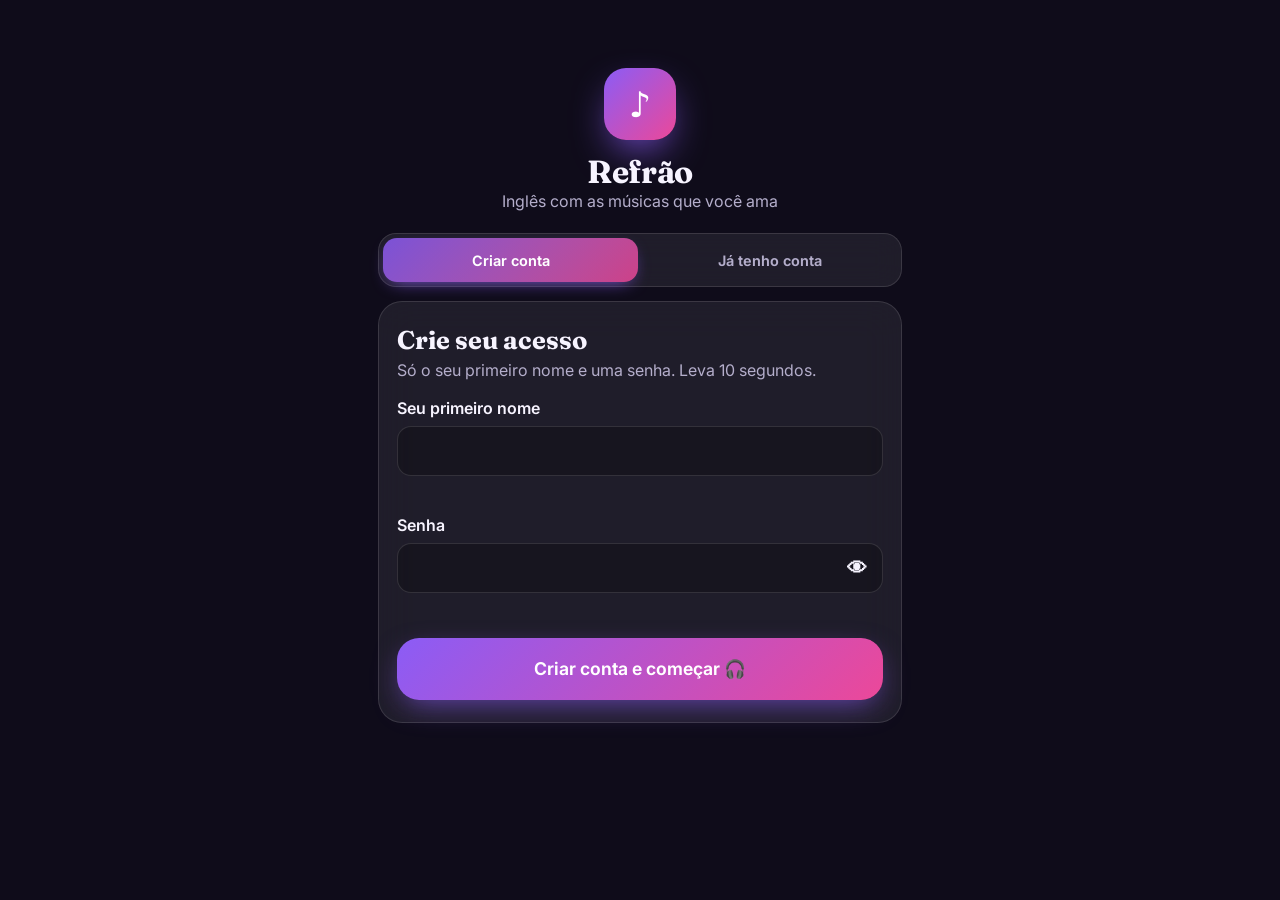
<file: musica/index.html>
<!doctype html>
<html lang="pt-br">
<head>
<meta charset="utf-8">
<meta name="viewport" content="width=device-width, initial-scale=1, viewport-fit=cover">
<meta name="theme-color" content="#0f0c1a">
<meta name="apple-mobile-web-app-capable" content="yes">
<meta name="apple-mobile-web-app-status-bar-style" content="black-translucent">
<meta name="description" content="Aprenda inglês frase por frase com as músicas que você ama.">
<title>Refrão</title>
<link rel="manifest" href="manifest.webmanifest">
<link rel="icon" href="icon.svg" type="image/svg+xml">
<link rel="apple-touch-icon" href="icon-192.png">
<link rel="preconnect" href="https://fonts.googleapis.com">
<link rel="preconnect" href="https://fonts.gstatic.com" crossorigin>
<link href="https://fonts.googleapis.com/css2?family=Fraunces:opsz,wght@9..144,500;9..144,600;9..144,700;9..144,800&family=Inter:wght@400;500;600;700;800&display=swap" rel="stylesheet">
<link rel="stylesheet" href="style.css?v=34">
</head>
<body>
<div id="bgArt"></div><div id="bgShade"></div>

<!-- ===== LOGIN ===== -->
<section id="login" class="screen hidden">
  <div class="login-hero">
    <div class="login-logo">♪</div>
    <div class="brand" style="justify-content:center;font-size:2rem">Refrão</div>
    <div class="muted">Inglês com as músicas que você ama</div>
  </div>
  <div class="seg" id="loginTabs" role="radiogroup">
    <button type="button" role="radio" data-auth="signup" aria-checked="true">Criar conta</button>
    <button type="button" role="radio" data-auth="login" aria-checked="false">Já tenho conta</button>
  </div>
  <form id="loginForm" class="glass login-card" autocomplete="on">
    <h2 id="loginTitle"></h2>
    <p id="loginSub" class="muted"></p>
    <label class="field"><span id="loginNameLabel">Seu primeiro nome</span>
      <input id="loginName" class="input" autocomplete="username" autocapitalize="words" spellcheck="false" maxlength="30" required>
    </label>
    <div id="loginHandle" class="handle"></div>
    <label class="field">Senha
      <div class="pass-wrap"><input id="loginPass" class="input" type="password" required><button type="button" class="icon-btn" id="loginEye" aria-label="Mostrar senha">👁</button></div>
    </label>
    <div id="loginErr" class="login-err" role="alert"></div>
    <button class="btn primary big" id="loginGo" type="submit">Entrar</button>
    <button type="button" class="linkbtn forgot hidden" id="forgotLink">Esqueci minha senha</button>
  </form>
</section>

<!-- ===== AMIGOS E CONVERSAS ===== -->
<section id="social" class="screen hidden">
  <header class="topbar">
    <button class="icon-btn" id="socialBack" aria-label="Voltar">←</button>
    <div class="brand" style="font-size:1.15rem">Amigos e conversas</div>
    <div class="top-right"><button class="mute-btn" id="btnMute" aria-label="Silenciar notificações" title="Silenciar notificações">🔔</button><button class="icon-btn" id="btnLook" aria-label="Aparência do chat">🎨</button></div>
  </header>
  <div id="socialMe" class="me-card"></div>
  <div id="socialOff" class="tip glass hidden">
    Para conversar com amigos, entre de novo na sua conta.
    <button class="btn primary" id="socialRelogin" style="width:100%;margin-top:10px">Entrar novamente</button>
  </div>
  <div id="socialOn">
    <div id="pushBanner" class="push-banner glass hidden"><span id="pushBannerText"></span><button class="btn primary sm" id="pushBannerBtn">🔔 Ativar</button></div>
    <div class="search glass"><input id="socialSearch" type="search" placeholder="🔎 Buscar pelo @usuário" autocomplete="off" autocapitalize="none" spellcheck="false"></div>
    <div id="socialResults" class="plist"></div>
    <div id="socialRequests" class="plist"></div>
    <div id="socialFriends" class="plist"></div>
    <div id="socialSent" class="plist"></div>
    <p class="muted small center" style="margin-top:22px">💬 Só mensagens de texto · sem fotos, vídeos ou links · palavrões são bloqueados</p>
  </div>
</section>

<!-- ===== MEU PERFIL ===== -->
<section id="profile" class="screen hidden">
  <header class="topbar">
    <button class="icon-btn" id="profBack" aria-label="Voltar">←</button>
    <div class="brand" style="font-size:1.15rem">Meu perfil</div>
    <button class="btn primary sm" id="profSaveTop">Salvar</button>
  </header>
  <div class="prof-top">
    <div id="profPreview" class="prof-preview"></div>
    <div class="muted small" id="profHandle"></div>
    <div class="row" style="max-width:340px;margin:10px auto 0">
      <button class="btn" id="profRandom">🎲 Surpresa</button>
      <button class="btn" id="profPhotoBtn">📷 Usar uma foto</button>
    </div>
    <button class="linkbtn hidden" id="profPhotoDel" style="margin-top:6px">Remover foto e usar o avatar</button>
    <input type="file" id="profPhotoFile" accept="image/*" hidden>
    <p class="muted small" style="margin:8px 0 0">🔒 A foto só aparece para seus amigos. Os outros veem seu avatar.</p>
  </div>
  <h4 class="prof-h">Personagem</h4><div id="profChars" class="picks"></div>
  <h4 class="prof-h">Cor de fundo</h4><div id="profBgs" class="swatches round"></div>
  <h4 class="prof-h">Aro</h4><div id="profRings" class="chips"></div>
  <h4 class="prof-h">Acessório</h4><div id="profAccs" class="picks small"></div>
  <h4 class="prof-h">Sobre você</h4>
  <label class="field">Nome<input id="profName" class="input" maxlength="30"></label>
  <label class="field">Recado <span class="muted small">(até 80 letras)</span><input id="profBio" class="input" maxlength="80" placeholder="Ex.: Aprendendo inglês cantando 🎶"></label>
  <label class="field check glass"><input type="checkbox" id="profSong"> Mostrar a música que estou estudando 🎵</label>
  <div id="profErr" class="login-err"></div>
  <div class="save-bar"><button class="btn primary big" id="profSave">Salvar perfil</button></div>
</section>

<!-- ===== CONVERSA ===== -->
<section id="chat" class="screen hidden chat-screen">
  <header class="topbar chat-top">
    <button class="icon-btn" id="chatBack" aria-label="Voltar">←</button>
    <div id="chatTitle" class="chat-title"></div>
    <button class="icon-btn" id="chatMenu" aria-label="Mais opções">⋯</button>
    <div id="chatMenuBox" class="menu glass hidden">
      <button id="chatDuet">🎤 Cantar juntos</button>
      <button id="chatLook">🎨 Aparência do chat</button>
      <button id="chatUnfriend" class="danger-text">Desfazer amizade</button>
    </div>
  </header>
  <div id="chatList" class="chat-list"></div>
  <div id="chatWarn" class="chat-warn"></div>
  <div id="emojiPanel" class="emoji-panel glass hidden">
    <div id="emojiTabs" class="emoji-tabs"><button data-tab="emo" class="on">😊 Emojis</button><button data-tab="stk">🧩 Figurinhas</button></div>
    <div id="gifSearchBox" class="hidden"><input id="gifSearch" class="input" placeholder="🔎 Buscar GIF…" autocomplete="off"></div>
    <div id="emojiGrid" class="emoji-grid"></div>
  </div>
  <div id="recBar" class="rec-bar glass hidden">
    <button type="button" class="icon-btn" id="recCancel" aria-label="Cancelar">🗑</button>
    <span class="rec-dot"></span><span id="recTime">0:00</span><span class="muted small">gravando…</span>
    <button type="button" class="btn primary" id="recSend" aria-label="Enviar áudio">➤</button>
  </div>
  <form id="chatForm" class="chat-form glass">
    <button type="button" class="icon-btn" id="btnEmoji" aria-label="Emojis, figurinhas e GIFs">😊</button>
    <input id="chatInput" placeholder="Mensagem" maxlength="1000" autocomplete="off" enterkeyhint="send">
    <button type="button" class="btn primary" id="btnMic" aria-label="Gravar áudio">🎙</button>
    <button class="btn primary hidden" type="submit" id="chatSend" aria-label="Enviar">➤</button>
  </form>
</section>

<!-- ===== HOME ===== -->
<section id="home" class="screen">
  <header class="topbar">
    <div class="brand"><span class="logo">♪</span>Refrão</div>
    <div class="stats">
      <span class="chip" id="streakChip" title="Dias seguidos estudando">🔥 0</span>
      <button class="icon-btn social-btn" id="btnSocial" aria-label="Amigos e conversas">💬<span id="socialBadge" class="badge hidden">0</span></button>
      <button class="icon-btn" id="btnShare" aria-label="Compartilhar">📤</button>
      <button class="icon-btn" id="btnSettings" aria-label="Ajustes">⚙️</button>
    </div>
  </header>

  <button class="trial-bar hidden" id="trialChip">⏳ Teste grátis</button>
  <div id="friendReqCard" class="freq-card hidden"></div>
  <div id="hero" class="hero"></div>

  <div class="actions">
    <button class="btn primary big" id="btnStudy">▶&nbsp; Estudar agora</button>
    <button class="btn hard-btn hidden" id="btnHard">💪 Treinar só as difíceis <small id="hardCount"></small></button>
    <div class="row">
      <button class="btn" id="btnLyrics">📜 Letra</button>
      <button class="btn" id="btnKaraoke">🎤 Karaokê</button>
      <button class="btn" id="btnPick">🎵 Trocar</button>
    </div>
    <button class="btn exam-btn" id="btnExam">📝 Modo prova <small>teste o que você aprendeu</small></button>
  </div>

  <div class="glass panel">
    <div class="ring" id="goalRing"><span id="goalText">0/20</span></div>
    <div>
      <div class="goal-title">Meta de hoje</div>
      <div class="muted small" id="goalSub">Frases treinadas hoje</div>
    </div>
  </div>
  <div class="mini-stats" id="miniStats"></div>

  <div class="tip glass" id="unlockTip">
    <b>💡 Frase no desbloqueio:</b> deixe o Refrão aberto antes de apagar a tela.
    Sempre que você voltar ao celular, uma frase da música estará te esperando.
  </div>
</section>

<!-- ===== PICK SONG ===== -->
<section id="pick" class="screen hidden">
  <header class="topbar">
    <button class="icon-btn" id="pickBack" aria-label="Voltar">←</button>
    <span></span><span></span>
  </header>
  <h1 class="greeting" id="pickGreeting"></h1>
  <form id="searchForm" class="search glass">
    <input id="searchInput" type="search" placeholder="🔎 Música ou artista…" autocomplete="off" enterkeyhint="search">
    <button class="btn primary" type="submit">Buscar</button>
  </form>
  <div id="searchStatus" class="muted center small" style="margin-top:12px"></div>
  <div id="results" class="list"></div>

  <div id="library" class="library"></div>

  <details class="manual glass">
    <summary>Não achou? Cole a letra manualmente</summary>
    <input id="manTitle" placeholder="Título">
    <input id="manArtist" placeholder="Artista">
    <textarea id="manLyrics" rows="8" placeholder="Cole a letra em inglês aqui (uma linha por verso)"></textarea>
    <button class="btn primary" id="manGo">Usar esta letra</button>
  </details>
</section>

<!-- ===== CONFIRM ===== -->
<section id="confirm" class="screen hidden">
  <header class="topbar">
    <button class="icon-btn" id="confirmBack" aria-label="Voltar">←</button>
    <div class="brand" style="font-size:1.15rem">É essa a música?</div>
    <span style="width:44px"></span>
  </header>
  <div class="confirm-box glass">
    <div id="confirmCover" class="confirm-cover"></div>
    <h2 id="confirmTitle"></h2>
    <div class="muted" id="confirmArtist" style="margin-top:6px"></div>
    <blockquote id="confirmPreview"></blockquote>
    <a id="confirmListen" class="link" target="_blank" rel="noopener">▶ Ouvir no YouTube para conferir</a>
  </div>
  <div class="row" style="margin-top:16px">
    <button class="btn" id="confirmNo">✗ Não é</button>
    <button class="btn primary" id="confirmYes">✓ É essa!</button>
  </div>
</section>

<!-- ===== LOADING ===== -->
<section id="loading" class="screen hidden center-screen">
  <div class="eq"><i></i><i></i><i></i><i></i><i></i></div>
  <div id="loadingText">Traduzindo a letra…</div>
  <div class="bar"><div id="loadingBar"></div></div>
  <div class="muted small">Separando as frases e preparando seus cartões</div>
</section>

<!-- ===== LYRICS ===== -->
<section id="lyrics" class="screen hidden">
  <header class="topbar">
    <button class="icon-btn" id="lyricsBack" aria-label="Voltar">←</button>
    <div class="brand" id="lyricsTitle" style="font-size:1.15rem">Letra</div>
    <span style="width:44px"></span>
  </header>
  <div class="legend">
    <span class="lv lv0">nova</span><span class="lv lv1">nível 1</span><span class="lv lv2">2</span><span class="lv lv3">3</span><span class="lv lv4">4</span><span class="lv lv5">dominada</span>
  </div>
  <div id="lyricsList" class="lyrics-list"></div>
</section>

<!-- ===== SETTINGS ===== -->
<section id="settings" class="screen hidden">
  <header class="topbar">
    <button class="icon-btn" id="settingsBack" aria-label="Voltar">←</button>
    <div class="brand" style="font-size:1.15rem">Ajustes</div>
    <span style="width:44px"></span>
  </header>
  <label class="field">Meta diária de frases
    <select id="setGoal"><option>10</option><option>20</option><option>30</option><option>50</option></select>
  </label>
  <label class="field">Frases a cada desbloqueio
    <select id="setBurst"><option value="1">1 frase</option><option value="3">3 frases</option><option value="5">5 frases</option></select>
  </label>
  <label class="field check glass"><input type="checkbox" id="setUnlock"> Mostrar frase ao voltar para o app / desbloquear</label>
  <label class="field check glass"><input type="checkbox" id="setSpeak"> Falar a frase em inglês automaticamente</label>
  <label class="field check glass"><input type="checkbox" id="setMix"> Misturar revisões de músicas antigas</label>
  <div class="row">
    <button class="btn" id="btnExport">💾 Backup</button>
    <label class="btn" for="importFile">📂 Importar</label>
    <input type="file" id="importFile" accept="application/json" hidden>
  </div>
  <div class="glass account hidden" id="accountBox">
    <div><div class="muted small">Conectado como</div><b id="accountName"></b></div>
    <button class="btn" id="btnLogout">Sair</button>
  </div>
  <div class="glass email-box hidden" id="emailBox">
    <div class="muted small" id="emailStatus"></div>
    <button class="btn" id="btnEmail">📧 Vincular e-mail</button>
  </div>
  <button class="btn" id="btnProfileSet" style="width:100%;margin-top:10px">👤 Meu perfil e avatar</button>
  <a class="btn primary" id="btnPlans" href="assinar/" target="_blank" rel="noopener" style="width:100%;margin-top:10px">⭐ Planos e assinatura</a>
  <p class="muted small center" id="planStatus" style="margin:8px 0 0"></p>
  <div class="glass email-box hidden" id="installBox">
    <b>📲 Instalar o Refrão</b>
    <div class="muted small">Vira um app de verdade na tela do celular: abre mais rápido, em tela cheia e com avisos de mensagem.</div>
    <button class="btn primary" id="installBtn">📲 Instalar o app</button>
  </div>
  <div class="glass email-box hidden" id="pushBox">
    <b>🔔 Avisos de mensagem</b>
    <div class="muted small" id="pushStatus"></div>
    <button class="btn" id="pushBtn">🔔 Ativar avisos de mensagem</button>
  </div>
  <div class="glass email-box" id="streakBox">
    <b>🔥 Dias seguidos: <span id="streakNum">0</span></b>
    <div class="week" id="streakWeek"></div>
    <div class="muted small" id="streakTotal"></div>
  </div>
  <button class="btn" id="btnTour" style="width:100%;margin-top:14px">🧭 Ver o tour do app de novo</button>
  <button class="btn danger" id="btnReset">Apagar tudo</button>
  <p class="muted small center" id="appVersion" style="margin-top:14px"></p>
  <p class="muted small" style="line-height:1.5;margin-top:18px">Seus dados ficam salvos só neste celular. Letras: lrclib.net · Capas: iTunes · Tradução automática: Google Tradutor (corrija tocando em ✎ no cartão).</p>
</section>

<!-- ===== FLASHCARD (overlay) ===== -->
<div id="card" class="overlay hidden" aria-live="polite">
  <div class="art-bg" id="cardArt"></div><div class="art-shade"></div>
  <div class="card-top">
    <button class="icon-btn" id="cardClose" aria-label="Fechar">✕</button>
    <div class="card-meta">
      <div class="thumb" id="cardThumb"></div>
      <div class="txt">
        <div id="cardSong" class="small" style="font-weight:700"></div>
        <div id="cardNotes" class="notes"></div>
      </div>
    </div>
    <div id="cardCount" class="chip small"></div>
  </div>

  <div id="cardBody" class="card-body">
    <div id="ytBox" class="ytbox collapsed">
      <div class="ytframe"><div id="ytFrame"></div></div>
      <div class="yt-tools">
        <button class="chip-btn" id="ytMinus" aria-label="Trecho mais cedo">−0,5s</button>
        <span id="ytOff" class="muted small">sincronia 0,0s</span>
        <button class="chip-btn" id="ytPlus" aria-label="Trecho mais tarde">+0,5s</button>
        <button class="chip-btn" id="ytAgain" aria-label="Repetir trecho">↺</button>
        <button class="chip-btn" id="ytLink" aria-label="Trocar vídeo">🔗</button>
        <button class="chip-btn" id="ytHide" aria-label="Fechar vídeo">✕</button>
      </div>
    </div>
    <div id="cardBanner" class="banner"></div>
    <div id="cardContext" class="context"></div>
    <div id="cardEn" class="en"></div>
    <div class="divider"><div class="tools">
      <button class="icon-btn" id="btnSpeak" aria-label="Ouvir">🔊</button>
      <button class="icon-btn sing" id="btnSing" aria-label="Ouvir o trecho da música">🎤</button>
      <button class="icon-btn" id="btnSlow" aria-label="Ouvir devagar">🐢</button>
      <button class="icon-btn" id="btnEdit" aria-label="Corrigir tradução">✎</button>
    </div></div>
    <div id="cardPt" class="pt"></div>
    <div id="cardHint" class="muted small center" style="margin-top:10px"></div>
  </div>
  <div class="stamp yes" id="stampYes">ENTENDI</div>
  <div class="stamp no" id="stampNo">AINDA NÃO</div>

  <div id="cardFeedback" class="feedback hidden"></div>

  <div class="seq-nav hidden" id="seqNav">
    <button class="btn" id="btnPrev">‹ Anterior</button>
    <button class="btn" id="btnNext">Próxima ›</button>
  </div>
  <div class="swipe-hint">← arraste o cartão →</div>
  <div id="cardCoach" class="coach hidden">
    <div class="coach-demo"><div class="coach-card">I want it that way<small>Eu quero assim</small></div><div class="coach-hand">👆</div></div>
    <h3>Arraste o cartão</h3>
    <div class="coach-rows">
      <div><b class="g">→ Direita</b> = entendi a frase</div>
      <div><b class="r">← Esquerda</b> = ainda não peguei (ela volta logo)</div>
      <div><b>Toque numa palavra</b> em inglês para ver o significado</div>
      <div><b>?</b> mostra a tradução escondida · <b>🔊</b> ouve a frase</div>
    </div>
    <button class="btn primary big" id="coachOk">Entendi, bora!</button>
  </div>
  <div class="card-buttons">
    <button class="btn no" id="btnNo">✗<span>Ainda não</span></button>
    <button class="btn doubt" id="btnDoubt">?<span>Dúvida</span></button>
    <button class="btn yes" id="btnYes">✓<span>Entendi</span></button>
  </div>
</div>

<!-- ===== MODO PROVA (overlay) ===== -->
<div id="exam" class="overlay hidden">
  <div class="art-bg" id="exArt"></div><div class="art-shade"></div>
  <div class="card-top"><button class="icon-btn" id="exClose" aria-label="Fechar">✕</button><div class="card-meta" style="justify-content:center"><b>📝 Modo prova</b></div><div id="exCount" class="chip small"></div></div>

  <div id="exIntro" class="k-intro">
    <h2 id="exTitle"></h2><div class="muted" id="exArtist"></div>
    <div class="k-how glass">
      <div>🎧 Você <b>ouve a frase em inglês</b> — sem tradução na tela.</div>
      <div>✍️ <b>Digite</b> o que ela significa em português, ou toque em <b>🎙 Falar</b> e diga em voz alta.</div>
      <div>✅ O Refrão confere na hora: <b>acertou</b>, <b>faz sentido</b> ou <b>errou</b> — e mostra a tradução certa.</div>
    </div>
    <div class="seg seg3" id="exSize" role="radiogroup" aria-label="Quantas frases">
      <button role="radio" data-n="5" aria-checked="false">5 frases</button>
      <button role="radio" data-n="10" aria-checked="true">10 frases</button>
      <button role="radio" data-n="20" aria-checked="false">20 frases</button>
    </div>
    <div class="muted small" id="exBest"></div>
    <button class="btn primary big" id="exGo">▶ Começar a prova</button>
  </div>

  <div id="exStage" class="card-body ex-stage hidden">
    <div class="banner">Traduza para o português</div>
    <div id="exEn" class="en"></div>
    <div class="divider"><div class="tools">
      <button class="icon-btn" id="exSpeak" aria-label="Ouvir">🔊</button>
      <button class="icon-btn" id="exSlow" aria-label="Ouvir devagar">🐢</button>
    </div></div>
    <div id="exAsk">
      <textarea id="exInput" class="input ex-input" rows="2" placeholder="Escreva aqui o que a frase quer dizer…" autocomplete="off" autocapitalize="sentences" spellcheck="false"></textarea>
      <div class="row">
        <button class="btn" id="exMic">🎙 Falar</button>
        <button class="btn primary" id="exCheck">Conferir</button>
      </div>
      <button class="linkbtn ex-skip" id="exSkip">Não sei — mostrar a resposta</button>
    </div>
    <div id="exResult" class="ex-result hidden"></div>
  </div>
  <div id="exNextBar" class="ex-nextbar hidden"><button class="btn primary big" id="exNext">Próxima ›</button></div>

  <div id="exEnd" class="k-intro hidden"></div>
</div>

<!-- word popover -->
<div id="wordPop" class="wordpop hidden">
  <div><div class="wp-word" id="wpWord"></div><div class="wp-tr" id="wpTr"></div></div>
  <button class="icon-btn" id="wpSpeak" aria-label="Ouvir palavra">🔊</button>
</div>

<!-- link do YouTube da música -->
<div id="ytSheet" class="sheet-backdrop hidden">
  <div class="sheet">
    <div class="sheet-icon">🎤</div>
    <h3>Ouvir o trecho da música</h3>
    <p class="muted">Cole o link do YouTube desta música uma única vez. Depois, o 🎤 toca só o pedaço de cada frase, na voz do artista.</p>
    <a class="btn" id="ytSearch" target="_blank" rel="noopener" style="width:100%">🔎 Buscar no YouTube ↗</a>
    <p class="muted small" style="margin:10px 0">No YouTube: abra o vídeo → <b>Compartilhar</b> → <b>Copiar link</b> → volte aqui e cole. Prefira <b>“Official Audio”</b> ou <b>“Lyric Video”</b> (o tempo bate melhor que o clipe).</p>
    <input id="ytInput" class="input" placeholder="https://youtu.be/..." inputmode="url" autocomplete="off">
    <div id="ytErr" class="login-err" style="margin-top:8px"></div>
    <button class="btn primary big" id="ytSave">Salvar e usar</button>
    <button class="btn" id="ytCancel" style="width:100%;margin-top:10px">Agora não</button>
  </div>
</div>

<!-- ===== KARAOKÊ ===== -->
<div id="karaoke" class="overlay hidden">
  <div class="art-bg" id="kArt"></div><div class="art-shade"></div>
  <div class="card-top"><button class="icon-btn kclose" aria-label="Fechar">✕</button><div class="card-meta" style="justify-content:center"><b>🎤 Karaokê</b></div><span style="width:44px"></span></div>

  <div id="kIntro" class="k-intro">
    <h2 id="kTitle"></h2><div class="muted" id="kArtist"></div>
    <div class="k-how glass">
      <div>🎧 <b>Use fone de ouvido</b> — senão o microfone escuta a música em vez de você.</div>
      <div>🎙 Cante junto acompanhando a letra. No fim você recebe uma <b>nota de pronúncia</b> (não é nota de voz!).</div>
      <div id="kMicWarn" class="hidden">⚠️ Este navegador não tem reconhecimento de fala — dá para cantar, mas sem nota. Use o Chrome no Android ou o Safari no iPhone/iPad.</div>
    </div>
    <div class="muted small" id="kBest"></div>
    <button class="btn primary big" id="kGo" disabled>▶ Começar</button>
    <div class="muted small center" id="kStatus" style="margin-top:10px"></div>
  </div>

  <div id="kDuet" class="k-intro hidden">
    <div class="duet-tag" id="dWith">Dueto</div>
    <h2 id="dTitle"></h2><div class="muted" id="dArtist"></div>
    <div class="k-how glass">
      <div id="dMe"></div>
      <div id="dPeer"></div>
    </div>
    <div class="muted small">🎧 Os dois de fone de ouvido. A música toca junto nos dois aparelhos e cada um recebe sua nota de pronúncia.</div>
    <button class="btn primary big" id="dReady">🎙 Estou pronto</button>
    <button class="btn primary big hidden" id="dStart">▶ Começar dueto</button>
    <div class="muted small center" id="dWait"></div>
  </div>

  <div id="kStage" class="k-stage hidden">
    <div class="kvideo"><div id="kFrame"></div></div>
    <div class="kbar"><div id="kProgress"></div></div>
    <div id="kLyrics" class="k-lyrics"></div>
    <div id="kLive" class="k-live"></div>
    <button class="btn" id="kStop" style="width:100%">⏹ Terminar e ver a nota</button>
  </div>

  <div id="kResult" class="k-result hidden">
    <div class="k-ring" id="kRing"><span id="kScore">0</span></div>
    <div class="k-label">nota de pronúncia</div>
    <h3 id="kScoreMsg"></h3>
    <div class="row"><button class="btn" id="kAgain">↺ Cantar de novo</button><button class="btn primary" id="kShare">📤 Compartilhar</button></div>
    <div id="kDuel"></div>
    <div id="kLines" class="k-lines"></div>
  </div>
</div>

<!-- compartilhar resultado -->
<div id="shareSheet" class="sheet-backdrop hidden">
  <div class="sheet">
    <h3>Compartilhe sua conquista</h3>
    <p class="muted small">Pronta para o Stories, WhatsApp e mais. <b>No Instagram:</b> o link já vai copiado — toque na figurinha <b>🔗 Link</b> e cole.</p>
    <div class="share-preview"><img id="shareImg" alt="Prévia da imagem para compartilhar"></div>
    <button class="btn primary big" id="shareGo">📤 Compartilhar</button>
    <button class="btn" id="shareClose" style="width:100%;margin-top:10px">Agora não</button>
  </div>
</div>

<!-- vincular e-mail -->
<div id="emailSheet" class="sheet-backdrop hidden">
  <div class="sheet">
    <div class="sheet-icon">📧</div>
    <h3>Vincular e-mail</h3>
    <p class="muted">Opcional. Serve para recuperar a senha se você esquecer. Você continua entrando com seu @usuário. Ninguém vê seu e-mail.</p>
    <input id="emailInput" class="input" type="email" inputmode="email" autocomplete="email" placeholder="seuemail@exemplo.com">
    <div id="emailErr" class="login-err" style="margin-top:8px"></div>
    <button class="btn primary big" id="emailSave">Enviar link de confirmação</button>
    <button class="btn" data-close-sheet="emailSheet" style="width:100%;margin-top:10px">Agora não</button>
  </div>
</div>
<!-- esqueci a senha -->
<div id="forgotSheet" class="sheet-backdrop hidden">
  <div class="sheet">
    <div class="sheet-icon">🔑</div>
    <h3>Esqueci minha senha</h3>
    <p class="muted">Digite o e-mail que você vinculou à sua conta. Vamos mandar um link para criar uma senha nova.</p>
    <input id="forgotInput" class="input" type="email" inputmode="email" autocomplete="email" placeholder="seuemail@exemplo.com">
    <div id="forgotErr" class="login-err" style="margin-top:8px"></div>
    <div id="forgotMsg" class="muted small" style="margin-bottom:12px;line-height:1.5"></div>
    <button class="btn primary big" id="forgotSend">Enviar link</button>
    <button class="btn" data-close-sheet="forgotSheet" style="width:100%;margin-top:10px">Voltar</button>
    <p class="muted small" style="margin-top:12px">Não vinculou e-mail? Aí não tem como recuperar — crie uma conta nova com outro @usuário.</p>
  </div>
</div>
<!-- senha nova (vindo do link do e-mail) -->
<div id="newPassSheet" class="sheet-backdrop hidden">
  <div class="sheet">
    <div class="sheet-icon">🔑</div>
    <h3>Crie uma senha nova</h3>
    <input id="newPassInput" class="input" type="password" autocomplete="new-password" placeholder="Senha nova (mínimo 6 caracteres)">
    <div id="newPassErr" class="login-err" style="margin-top:8px"></div>
    <button class="btn primary big" id="newPassSave">Salvar senha nova</button>
  </div>
</div>

<!-- convite: avisos de mensagem / instalar na Tela de Início -->
<div id="notifSheet" class="sheet-backdrop hidden">
  <div class="sheet">
    <div class="sheet-icon" id="notifIcon">🔔🎵</div>
    <h3 id="notifTitle"></h3>
    <p class="muted" id="notifText"></p>
    <ol class="install-steps hidden" id="notifSteps">
      <li>No Safari, toque em <b>Compartilhar</b> <span class="kbd">⬆️</span> (na barra de baixo no iPhone, em cima no iPad).</li>
      <li>Role e toque em <b>“Adicionar à Tela de Início”</b> → <b>Adicionar</b>.</li>
      <li>Abra o Refrão pelo <b>ícone 🎧</b> e entre na sua conta — seu progresso vem junto.</li>
    </ol>
    <button class="btn primary big" id="notifYes">🔔 Ativar avisos</button>
    <button class="btn" id="notifNo" style="width:100%;margin-top:10px">Agora não</button>
  </div>
</div>

<!-- aparência do chat -->
<div id="lookSheet" class="sheet-backdrop hidden">
  <div class="sheet look">
    <h3>🎨 Aparência do chat</h3>
    <div id="lookPreview" class="look-preview">
      <div class="bubble">Oi! Aprendi a música nova 🎶</div>
      <div class="bubble mine">Bora cantar juntos? 🎤🔥</div>
    </div>
    <h4>Fonte</h4><div id="lookFonts" class="opts"></div>
    <h4>Tamanho da letra</h4><div id="lookSizes" class="chips"></div>
    <h4>Papel de parede</h4><div id="lookWalls" class="swatches"></div>
    <input type="file" id="lookPhoto" accept="image/*" hidden>
    <h4>Cor dos balões</h4><div id="lookBubbles" class="swatches round"></div>
    <h4>Toque de mensagem (com o app aberto)</h4><div id="lookTones" class="chips"></div>
    <p class="muted small" style="margin:6px 0 0">Com o app fechado, o aviso usa o toque do próprio aparelho.</p>
    <label class="field check glass" style="margin-top:12px"><input type="checkbox" id="lookAnim"> Emojis animados</label>
    <button class="btn primary big" id="lookDone">Pronto</button>
  </div>
</div>

<!-- ajustar a foto de perfil -->
<div id="cropSheet" class="sheet-backdrop crop-backdrop hidden">
  <div class="sheet crop">
    <h3>Ajuste sua foto</h3>
    <p class="muted small">Arraste para enquadrar · use dois dedos (ou a barra) para aproximar</p>
    <div class="crop-stage"><canvas id="cropCanvas"></canvas><div class="crop-ring"></div></div>
    <div class="crop-zoom"><span>➖</span><input type="range" id="cropZoom" min="1" max="5" step="0.01" value="1" aria-label="Zoom"><span>➕</span></div>
    <div class="row"><button class="btn" id="cropRotate">↻ Girar</button><button class="btn" id="cropReset">⟲ Recomeçar</button></div>
    <div class="row"><button class="btn" id="cropCancel">Cancelar</button><button class="btn primary" id="cropOk">✓ Usar foto</button></div>
  </div>
</div>

<!-- perfil de um amigo -->
<div id="viewSheet" class="sheet-backdrop hidden">
  <div class="sheet">
    <div id="viewAv" class="prof-preview"></div>
    <h3 id="viewName"></h3>
    <div class="muted" id="viewHandle"></div>
    <p id="viewBio" class="view-bio hidden"></p>
    <div id="viewSong" class="view-song hidden"></div>
    <button class="btn primary big" id="viewDuet">🎤 Cantar juntos</button>
    <button class="btn" id="viewClose" style="width:100%;margin-top:10px">Fechar</button>
  </div>
</div>

<!-- fim do teste grátis / assinatura vencida -->
<div id="paywall" class="paywall hidden" role="dialog" aria-modal="true">
  <div class="pw-box">
    <div class="pw-logo">♪</div>
    <h2 id="pwTitle">Seu teste grátis terminou</h2>
    <p class="muted">Gostou? Assine para continuar aprendendo inglês com as músicas que você ama — e manter seu progresso, sua 🔥 e seus amigos.</p>
    <div class="pw-plans">
      <button class="pw-plan" data-pw-plan="mensal"><b>Mensal</b><span class="pw-price">R$ 9,99</span><small>por mês</small></button>
      <button class="pw-plan best" data-pw-plan="anual"><em>33% OFF</em><b>Anual</b><span class="pw-price">R$ 79,90</span><small>R$ 6,66 por mês</small></button>
    </div>
    <ol class="pw-steps">
      <li>Escolha o plano e pague com <b>Pix</b>.</li>
      <li>Envie o comprovante no WhatsApp com seu usuário <b id="pwUser">@</b>.</li>
      <li>Pronto: assim que for conferido, o app <b>destrava sozinho</b>.</li>
    </ol>
    <button class="btn" id="pwWhats" style="width:100%">💬 Falar no WhatsApp</button>
    <button class="btn" id="pwCheck" style="width:100%;margin-top:10px">🔄 Já paguei — verificar agora</button>
    <button class="linkbtn" id="pwLogout" style="margin-top:10px">Sair da conta</button>
  </div>
</div>

<div id="toast" class="toast hidden"></div>
<div id="confetti"></div>

<script src="vendor/supabase.js?v=18"></script>
<script src="config.js?v=35"></script>
<script src="moderacao.js?v=18"></script>
<script src="app.js?v=39"></script>
<script src="share.js?v=32"></script>
<script src="karaoke.js?v=23"></script>
<script src="social.js?v=35"></script>
<script src="duet.js?v=20"></script>
<script src="push.js?v=24"></script>
<script src="sync.js?v=31"></script>
<script src="chatplus.js?v=23"></script>
<script src="profile.js?v=24"></script>
<script src="access.js?v=30"></script>
<script src="prova.js?v=32"></script>
<script src="tour.js?v=31"></script>
<script src="swipeback.js?v=34"></script>
</body>
</html>
</file>
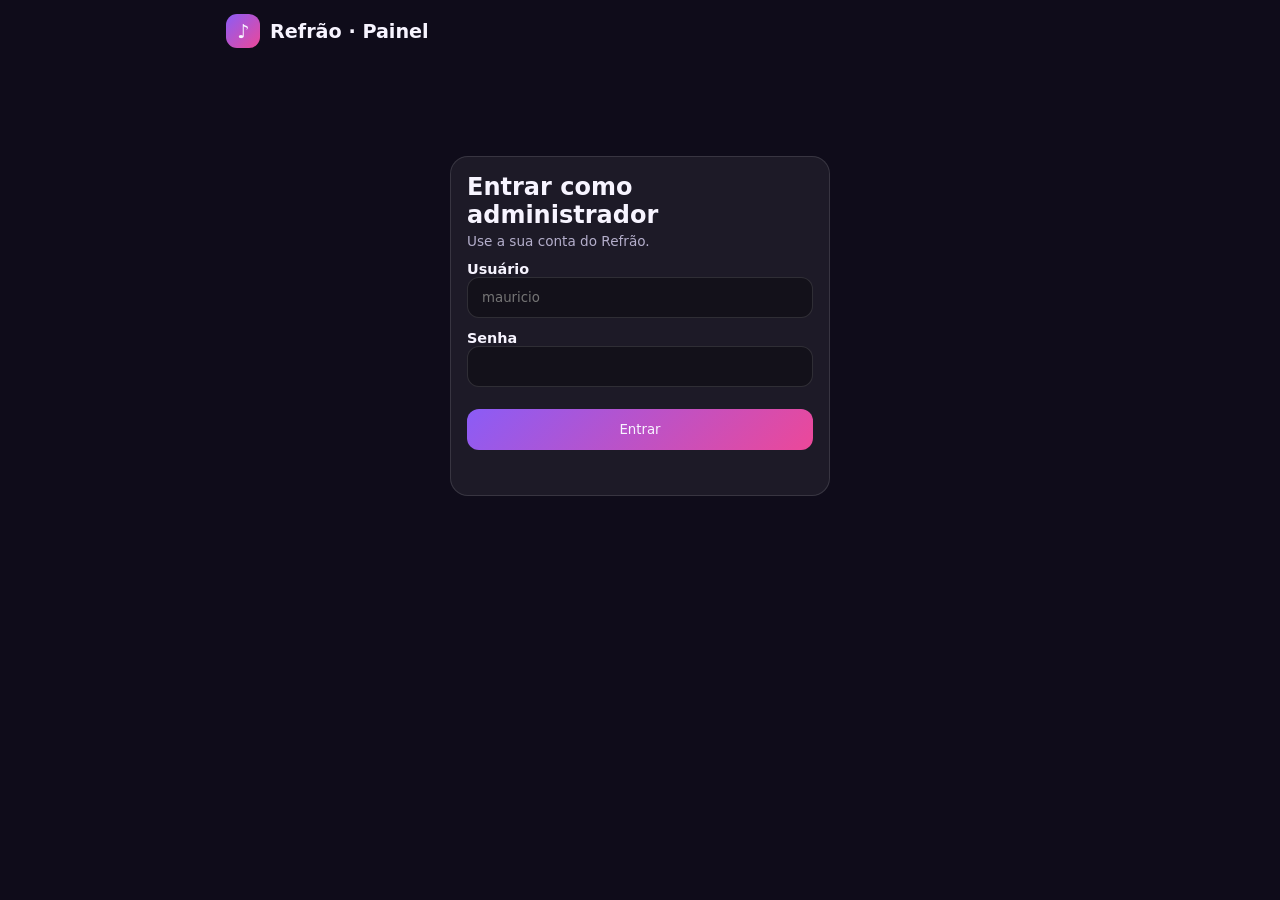
<file: musica/admin/index.html>
<!doctype html>
<html lang="pt-br">
<head>
<meta charset="utf-8">
<meta name="viewport" content="width=device-width, initial-scale=1, viewport-fit=cover">
<meta name="robots" content="noindex, nofollow">
<meta name="theme-color" content="#0f0c1a">
<title>Refrão · Painel</title>
<link rel="icon" href="../icon.svg" type="image/svg+xml">
<style>
  :root{--bg:#0f0c1a;--bg2:#181330;--text:#f7f4ff;--muted:#b4aecb;--line:rgba(255,255,255,.12);--glass:rgba(255,255,255,.06);
    --a:#8b5cf6;--b:#ec4899;--ok:#34d399;--warn:#fbbf24;--no:#fb7185}
  *{box-sizing:border-box}
  body{margin:0;background:var(--bg);color:var(--text);font-family:system-ui,-apple-system,"Segoe UI",Roboto,sans-serif;overflow-x:clip}
  .wrap{max-width:860px;margin:0 auto;padding:max(14px,env(safe-area-inset-top)) 16px 40px}
  .hidden{display:none!important}
  .muted{color:var(--muted)} .small{font-size:.85rem}
  header{display:flex;align-items:center;justify-content:space-between;gap:10px;margin-bottom:16px}
  .logo{display:flex;align-items:center;gap:10px;font-weight:800;font-size:1.2rem}
  .logo i{width:34px;height:34px;border-radius:11px;display:grid;place-items:center;font-style:normal;background:linear-gradient(135deg,var(--a),var(--b))}
  .btn{border:1px solid var(--line);background:var(--glass);color:var(--text);border-radius:12px;padding:10px 14px;font:700 .92rem inherit;font-family:inherit;cursor:pointer}
  .btn.primary{border:0;background:linear-gradient(135deg,var(--a),var(--b))}
  .btn.ok{border:0;background:#059669}
  .btn.no{background:transparent;border-color:#fb718580;color:#fecdd3}
  .btn:disabled{opacity:.5}
  .card{background:var(--glass);border:1px solid var(--line);border-radius:18px;padding:16px}
  input{width:100%;background:#00000055;border:1px solid var(--line);border-radius:12px;padding:12px 14px;color:var(--text);font:1rem inherit;font-family:inherit;outline:none}
  input:focus{border-color:var(--a)}
  label{display:block;font-weight:700;font-size:.9rem;margin:12px 0 6px}
  .login{max-width:380px;margin:12vh auto 0}
  .err{color:var(--no);min-height:1.3em;margin-top:10px;font-size:.92rem}
  .stats{display:grid;grid-template-columns:repeat(4,1fr);gap:10px;margin-bottom:16px}
  .stat{background:var(--glass);border:1px solid var(--line);border-radius:16px;padding:12px;text-align:center}
  .stat b{display:block;font-size:1.6rem}
  .stat span{font-size:.75rem;color:var(--muted)}
  .stat.hot{border-color:#fbbf2488;background:#fbbf2414}
  .tabs{display:flex;gap:6px;padding:5px;border-radius:16px;background:var(--glass);border:1px solid var(--line);margin-bottom:12px}
  .tabs button{flex:1;border:0;background:transparent;color:var(--muted);font:700 .95rem inherit;font-family:inherit;padding:10px;border-radius:12px;cursor:pointer}
  .tabs button.on{background:linear-gradient(135deg,var(--a),var(--b));color:#fff}
  .tools{display:flex;gap:8px;align-items:center;margin-bottom:12px;flex-wrap:wrap}
  .tools input{flex:1;min-width:160px}
  .filter{display:flex;gap:6px}
  .filter button{border:1px solid var(--line);background:transparent;color:var(--muted);border-radius:999px;padding:6px 12px;font:600 .85rem inherit;font-family:inherit;cursor:pointer}
  .filter button.on{color:var(--text);border-color:var(--b)}
  .list{display:flex;flex-direction:column;gap:10px}
  .row{background:var(--glass);border:1px solid var(--line);border-radius:16px;padding:14px;display:flex;flex-direction:column;gap:10px}
  .row.pend{border-color:#fbbf2488}
  .top{display:flex;justify-content:space-between;gap:10px;align-items:flex-start}
  .who b{font-size:1.05rem}
  .badge{font-size:.75rem;font-weight:800;padding:4px 10px;border-radius:999px;white-space:nowrap}
  .b-pendente{background:#fbbf2426;color:#fde68a}.b-liberado,.b-ativo{background:#34d39926;color:#a7f3d0}
  .b-recusado,.b-expirado{background:#fb718526;color:#fecdd3}.b-teste{background:#60a5fa26;color:#bfdbfe}
  .meta{display:flex;flex-wrap:wrap;gap:6px 14px;color:var(--muted);font-size:.88rem}
  .meta b{color:var(--text)}
  .acts{display:flex;flex-wrap:wrap;gap:8px}
  .acts .btn{flex:1;min-width:110px}
  .empty{text-align:center;color:var(--muted);padding:30px 10px}
  .toast{position:fixed;left:50%;bottom:24px;transform:translateX(-50%);background:#2a2342;border:1px solid var(--line);padding:12px 18px;border-radius:14px;box-shadow:0 10px 30px #000a;max-width:90vw;text-align:center;z-index:9}
  @media (max-width:560px){.stats{grid-template-columns:repeat(2,1fr)}}
</style>
</head>
<body>
<div class="wrap">
  <header>
    <div class="logo"><i>♪</i>Refrão · Painel</div>
    <div id="hdrRight" class="hidden" style="display:flex;gap:8px"><button class="btn" id="btnRefresh">🔄</button><button class="btn" id="btnOut">Sair</button></div>
  </header>

  <!-- login -->
  <div id="loginBox" class="login card">
    <h2 style="margin:0 0 4px">Entrar como administrador</h2>
    <p class="muted small" style="margin:0">Use a sua conta do Refrão.</p>
    <form id="loginForm">
      <label>Usuário<input id="lUser" autocomplete="username" autocapitalize="none" spellcheck="false" placeholder="mauricio"></label>
      <label>Senha<input id="lPass" type="password" autocomplete="current-password"></label>
      <button class="btn primary" style="width:100%;margin-top:16px;padding:13px">Entrar</button>
      <div class="err" id="lErr"></div>
    </form>
  </div>

  <!-- sem permissão -->
  <div id="denied" class="login card hidden">
    <h2 style="margin:0 0 6px">🔒 Acesso restrito</h2>
    <p class="muted">Esta conta não é de administrador.</p>
  </div>

  <!-- painel -->
  <div id="panel" class="hidden">
    <div class="stats">
      <div class="stat hot"><b id="sPend">0</b><span>pedidos pendentes</span></div>
      <div class="stat"><b id="sAtivos">0</b><span>assinantes ativos</span></div>
      <div class="stat"><b id="sTeste">0</b><span>em teste agora</span></div>
      <div class="stat"><b id="sTotal">0</b><span>contas no total</span></div>
    </div>
    <div class="tabs"><button data-tab="pedidos" class="on">📋 Pagamentos informados</button><button data-tab="usuarios">👥 Usuários</button></div>

    <div id="tabPedidos">
      <div class="tools"><div class="filter"><button data-f="pendente" class="on">Pendentes</button><button data-f="todos">Todos</button></div></div>
      <div class="list" id="pedidos"></div>
    </div>
    <div id="tabUsuarios" class="hidden">
      <div class="tools"><input id="busca" placeholder="🔎 Buscar por @usuário ou nome"></div>
      <div class="list" id="usuarios"></div>
    </div>
  </div>
</div>
<div id="toast" class="toast hidden"></div>

<script src="../vendor/supabase.js"></script>
<script src="../config.js"></script>
<script>
  const CFG = window.REFRAO_CONFIG || {};
  const sb = window.supabase.createClient(CFG.supabaseUrl, CFG.supabaseKey, { auth: { persistSession: true, storageKey: 'refrao.admin', autoRefreshToken: true } });
  const $ = id => document.getElementById(id);
  const esc = s => String(s ?? '').replace(/[&<>"']/g, c => ({ '&': '&amp;', '<': '&lt;', '>': '&gt;', '"': '&quot;', "'": '&#39;' }[c]));
  const dt = iso => iso ? new Date(iso).toLocaleString('pt-BR', { day: '2-digit', month: '2-digit', year: '2-digit', hour: '2-digit', minute: '2-digit' }) : '—';
  const d = iso => iso ? new Date(iso).toLocaleDateString('pt-BR') : '—';
  const brl = v => 'R$ ' + Number(v).toFixed(2).replace('.', ',');
  let tt; const toast = (m, ms = 3500) => { const t = $('toast'); t.textContent = m; t.classList.remove('hidden'); clearTimeout(tt); tt = setTimeout(() => t.classList.add('hidden'), ms); };
  let pedidos = [], usuarios = [], filtro = 'pendente', timer = null;

  // login (mesmo esquema do app: @usuário + senha)
  $('loginForm').onsubmit = async e => {
    e.preventDefault(); $('lErr').textContent = '';
    const h = $('lUser').value.replace(/[^a-z0-9]/gi, '').toLowerCase(), pass = $('lPass').value;
    let { error } = await sb.auth.signInWithPassword({ email: h + '@usuarios.refrao.app', password: pass });
    if (error && /invalid/i.test(error.message)) {
      const r = await sb.rpc('login_email', { p_handle: h, p_password: pass });
      if (r.data) ({ error } = await sb.auth.signInWithPassword({ email: r.data, password: pass }));
    }
    if (error) { $('lErr').textContent = 'Usuário ou senha incorretos.'; return; }
    start();
  };
  $('btnOut').onclick = async () => { await sb.auth.signOut(); location.reload(); };
  $('btnRefresh').onclick = () => load(true);

  async function start() {
    const { data: s } = await sb.auth.getSession();
    if (!s.session) return;
    $('loginBox').classList.add('hidden'); $('hdrRight').classList.remove('hidden');
    const { data: adm, error } = await sb.rpc('is_admin');
    if (error) { $('denied').classList.remove('hidden'); $('denied').querySelector('p').textContent = 'O painel ainda não foi ativado no servidor (falta rodar o SQL do painel).'; return; }
    if (!adm) { $('denied').classList.remove('hidden'); return; }
    $('panel').classList.remove('hidden');
    await load(); clearInterval(timer); timer = setInterval(load, 30000);
  }
  async function load(manual) {
    const [a, b] = await Promise.all([sb.rpc('admin_pedidos'), sb.rpc('admin_usuarios', { p_busca: '' })]);
    if (a.error || b.error) { toast('Erro ao carregar: ' + (a.error || b.error).message); return; }
    const novos = (a.data || []).filter(p => p.status === 'pendente').length - pedidos.filter(p => p.status === 'pendente').length;
    if (pedidos.length && novos > 0) toast(`🔔 ${novos} novo(s) pedido(s) de pagamento!`, 5000);
    pedidos = a.data || []; usuarios = b.data || [];
    $('sPend').textContent = pedidos.filter(p => p.status === 'pendente').length;
    $('sAtivos').textContent = usuarios.filter(u => u.status === 'ativo').length;
    $('sTeste').textContent = usuarios.filter(u => u.status === 'teste').length;
    $('sTotal').textContent = usuarios.length;
    document.title = (+$('sPend').textContent ? `(${$('sPend').textContent}) ` : '') + 'Refrão · Painel';
    renderPedidos(); renderUsuarios();
    if (manual) toast('Atualizado ✓', 1500);
  }
  function renderPedidos() {
    const list = pedidos.filter(p => filtro === 'todos' || p.status === filtro);
    $('pedidos').innerHTML = list.length ? list.map(p => `
      <div class="row ${p.status === 'pendente' ? 'pend' : ''}">
        <div class="top"><div class="who"><b>@${esc(p.handle)}</b> <span class="muted">· ${esc(p.name)}</span></div><span class="badge b-${p.status}">${p.status}</span></div>
        <div class="meta"><span>Plano: <b>${esc(p.plan)}</b></span><span>Valor: <b>${brl(p.amount)}</b></span><span>Informado em <b>${dt(p.created_at)}</b></span>
          ${p.decided_at ? `<span>Decidido em ${dt(p.decided_at)}</span>` : ''}${p.paid_until && new Date(p.paid_until) > new Date() ? `<span>Acesso até <b>${d(p.paid_until)}</b></span>` : ''}</div>
        ${p.status === 'pendente' ? `<div class="acts"><button class="btn ok" data-lib="${p.id}" data-h="${esc(p.handle)}" data-plan="${esc(p.plan)}">✅ Comprovante ok — liberar ${esc(p.plan)}</button><button class="btn no" data-rec="${p.id}">✗ Recusar</button></div>` : ''}
      </div>`).join('') : `<div class="empty">${filtro === 'pendente' ? '🎉 Nenhum pedido pendente.' : 'Nenhum pedido ainda.'}</div>`;
  }
  function renderUsuarios() {
    const q = $('busca').value.trim().toLowerCase();
    const list = usuarios.filter(u => !q || u.handle.includes(q) || (u.name || '').toLowerCase().includes(q));
    $('usuarios').innerHTML = list.length ? list.map(u => `
      <div class="row ${u.pedidos_pendentes > 0 ? 'pend' : ''}">
        <div class="top"><div class="who"><b>@${esc(u.handle)}</b> <span class="muted">· ${esc(u.name)}</span></div><span class="badge b-${u.status}">${u.status}${u.plan && u.status === 'ativo' ? ' · ' + esc(u.plan) : ''}</span></div>
        <div class="meta"><span>Conta criada em <b>${dt(u.created_at)}</b></span>${u.paid_until ? `<span>Acesso até <b>${u.plan === 'cortesia' ? 'sem prazo' : d(u.paid_until)}</b></span>` : ''}${u.pedidos_pendentes > 0 ? `<span style="color:#fde68a">⏳ ${u.pedidos_pendentes} pedido(s) pendente(s)</span>` : ''}</div>
        <div class="acts">
          <button class="btn" data-lib="" data-h="${esc(u.handle)}" data-plan="mensal">+1 mês</button>
          <button class="btn" data-lib="" data-h="${esc(u.handle)}" data-plan="anual">+1 ano</button>
          <button class="btn" data-lib="" data-h="${esc(u.handle)}" data-plan="cortesia">Cortesia</button>
          ${u.status === 'ativo' ? `<button class="btn no" data-rem="${esc(u.handle)}">Remover acesso</button>` : ''}
        </div>
      </div>`).join('') : '<div class="empty">Ninguém encontrado.</div>';
  }
  document.addEventListener('click', async e => {
    const tab = e.target.closest('[data-tab]');
    if (tab) { document.querySelectorAll('[data-tab]').forEach(b => b.classList.toggle('on', b === tab)); $('tabPedidos').classList.toggle('hidden', tab.dataset.tab !== 'pedidos'); $('tabUsuarios').classList.toggle('hidden', tab.dataset.tab !== 'usuarios'); return; }
    const f = e.target.closest('[data-f]');
    if (f) { filtro = f.dataset.f; document.querySelectorAll('[data-f]').forEach(b => b.classList.toggle('on', b === f)); renderPedidos(); return; }
    const lib = e.target.closest('[data-lib]');
    if (lib) {
      const h = lib.dataset.h, plan = lib.dataset.plan, txt = { mensal: '+1 mês', anual: '+1 ano', cortesia: 'cortesia (sem prazo)' }[plan];
      if (!confirm(`Liberar @${h} — ${txt}?`)) return;
      lib.disabled = true;
      const { data, error } = await sb.rpc('admin_liberar', { p_handle: h, p_plano: plan, p_pedido: lib.dataset.lib ? +lib.dataset.lib : null });
      toast(error ? 'Erro: ' + error.message : '✅ ' + data, 4500); await load(); return;
    }
    const rec = e.target.closest('[data-rec]');
    if (rec) { if (!confirm('Recusar este pedido? (o comprovante não confere)')) return; const { error } = await sb.rpc('admin_recusar', { p_pedido: +rec.dataset.rec }); toast(error ? 'Erro: ' + error.message : 'Pedido recusado'); await load(); return; }
    const rem = e.target.closest('[data-rem]');
    if (rem) { if (!confirm(`Remover o acesso de @${rem.dataset.rem}? Ele volta a ver a tela de assinatura.`)) return; const { data, error } = await sb.rpc('admin_remover_acesso', { p_handle: rem.dataset.rem }); toast(error ? 'Erro: ' + error.message : data); await load(); }
  });
  $('busca').oninput = renderUsuarios;
  start();
</script>
</body>
</html>
</file>
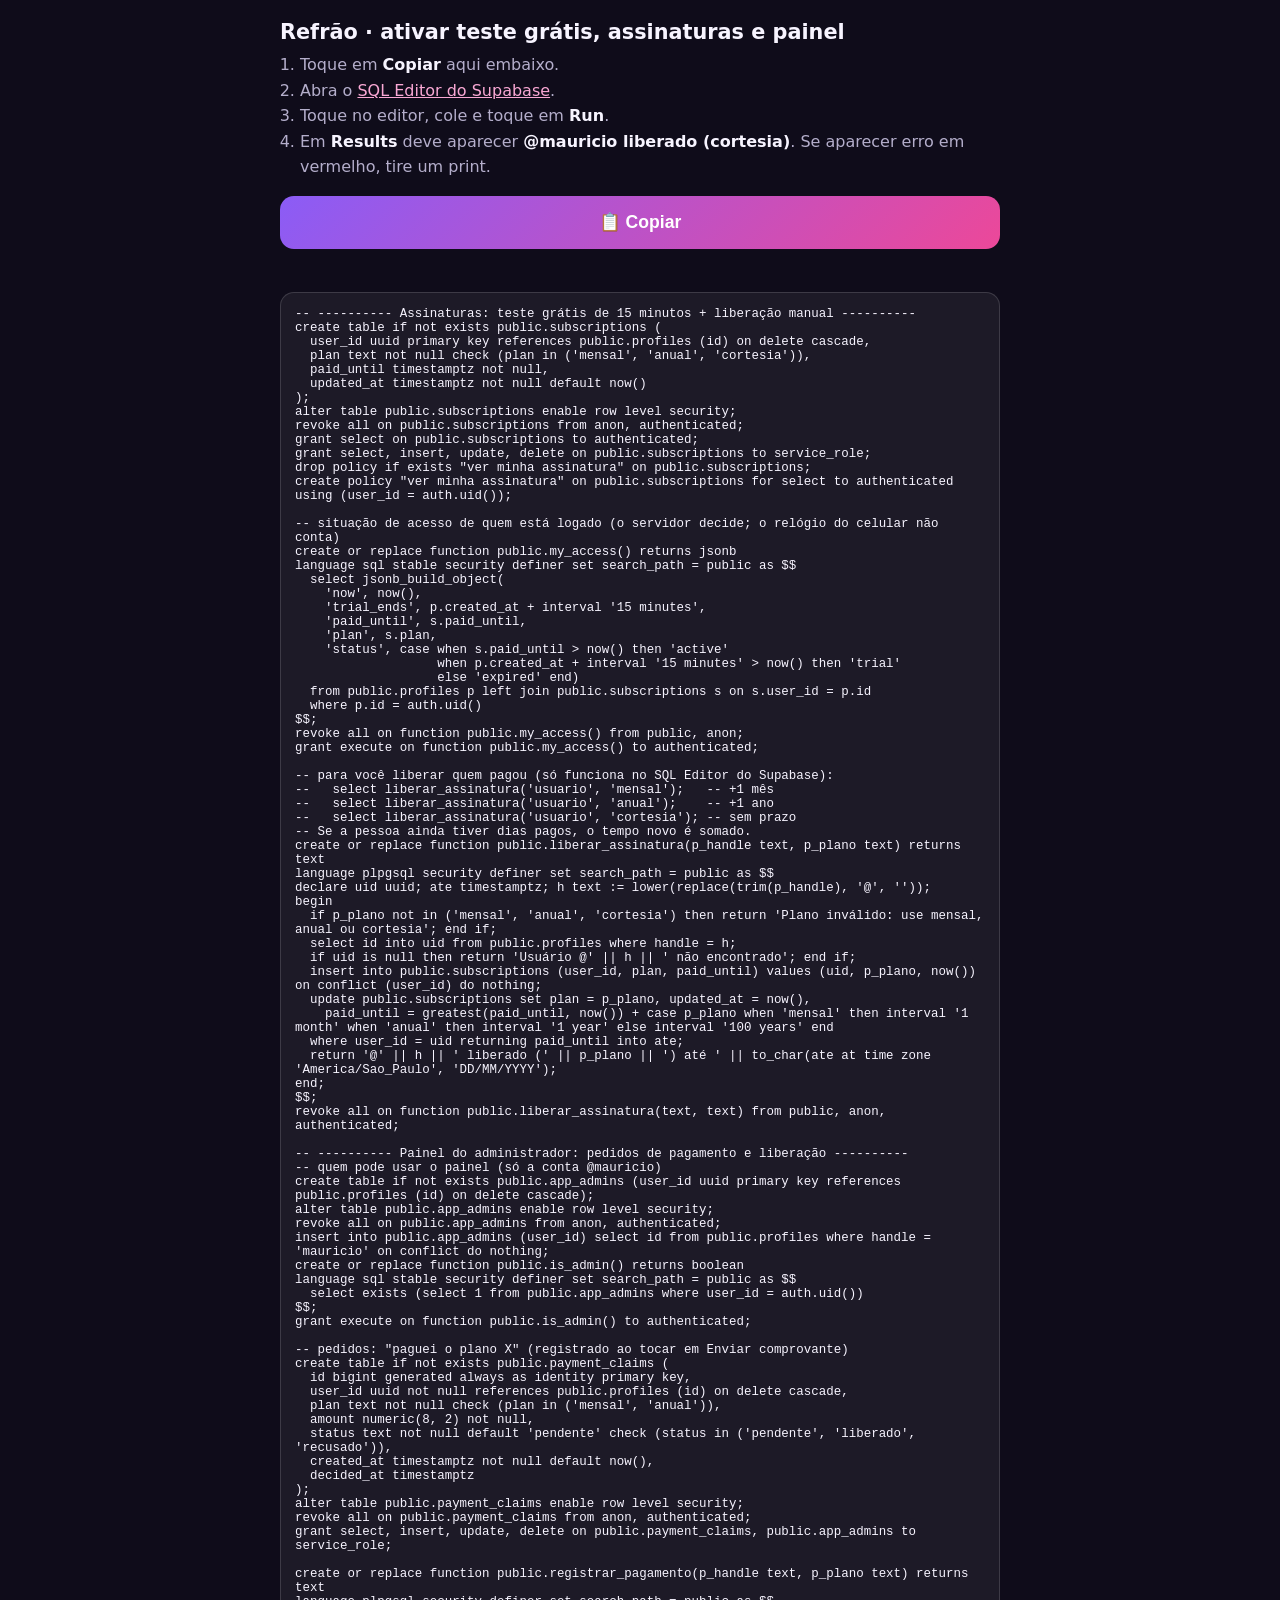
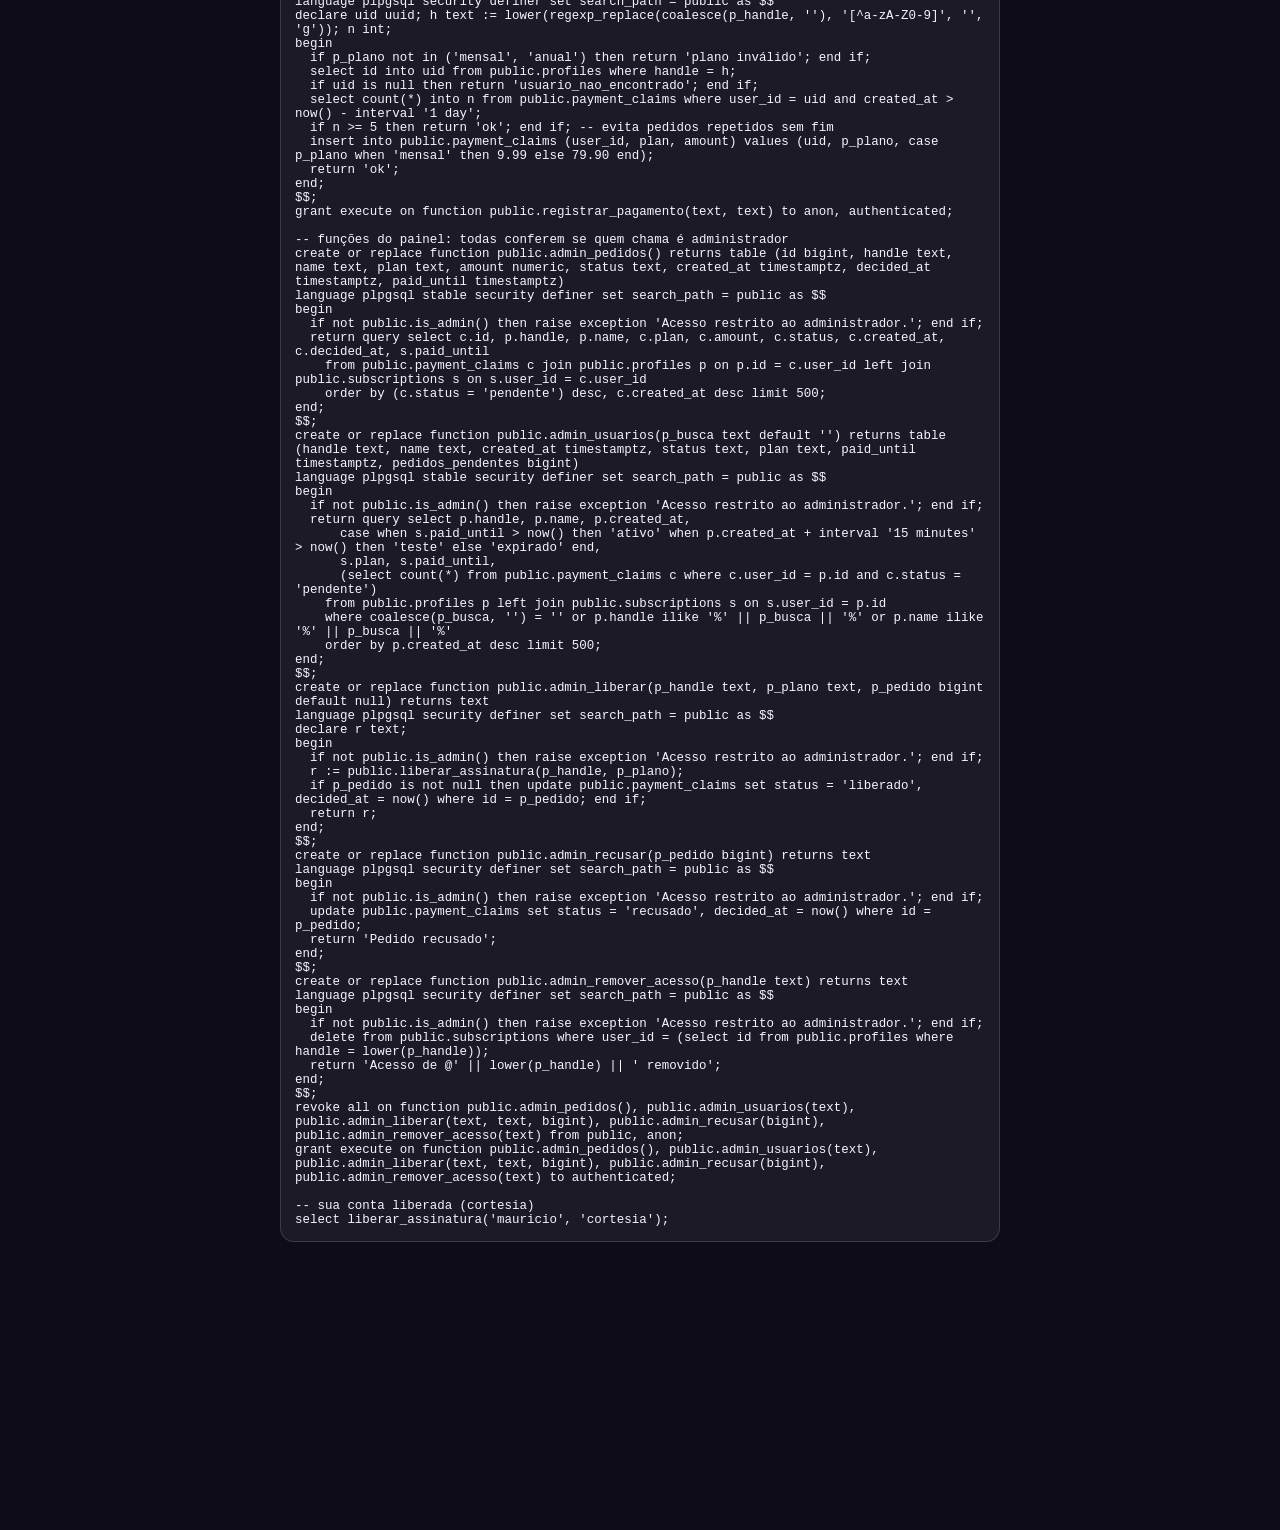
<file: musica/assinaturas.html>
<!doctype html>
<html lang="pt-br">
<head>
<meta charset="utf-8">
<meta name="viewport" content="width=device-width, initial-scale=1">
<title>Refrão · Assinaturas</title>
<style>
  :root{--bg:#0f0c1a;--text:#f7f4ff;--muted:#b4aecb;--line:rgba(255,255,255,.14);--a:#8b5cf6;--b:#ec4899}
  body{margin:0;background:var(--bg);color:var(--text);font-family:system-ui,-apple-system,"Segoe UI",Roboto,sans-serif}
  main{max-width:720px;margin:0 auto;padding:20px 16px}
  h1{font-size:1.3rem;margin:0 0 8px}
  ol{color:var(--muted);line-height:1.6;padding-left:20px;margin:0 0 16px}
  ol b{color:var(--text)}
  a{color:#f9a8d4}
  button{width:100%;border:0;border-radius:14px;padding:16px;font-size:1.1rem;font-weight:700;color:#fff;background:linear-gradient(135deg,var(--a),var(--b))}
  #ok{display:block;text-align:center;margin-top:10px;color:#34d399;font-weight:700;min-height:1.3em}
  pre{background:rgba(255,255,255,.06);border:1px solid var(--line);border-radius:14px;padding:14px;font-size:.78rem;white-space:pre-wrap;word-break:break-word}
</style>
</head>
<body>
<main>
  <h1>Refrão · ativar teste grátis, assinaturas e painel</h1>
  <ol>
    <li>Toque em <b>Copiar</b> aqui embaixo.</li>
    <li>Abra o <a href="https://supabase.com/dashboard/project/khpterapkxaispzorsav/sql/new" target="_blank" rel="noopener">SQL Editor do Supabase</a>.</li>
    <li>Toque no editor, cole e toque em <b>Run</b>.</li>
    <li>Em <b>Results</b> deve aparecer <b>@mauricio liberado (cortesia)</b>. Se aparecer erro em vermelho, tire um print.</li>
  </ol>
  <button id="copy">📋 Copiar</button><span id="ok"></span>
  <pre id="sql">-- ---------- Assinaturas: teste grátis de 15 minutos + liberação manual ----------
create table if not exists public.subscriptions (
  user_id uuid primary key references public.profiles (id) on delete cascade,
  plan text not null check (plan in (&#x27;mensal&#x27;, &#x27;anual&#x27;, &#x27;cortesia&#x27;)),
  paid_until timestamptz not null,
  updated_at timestamptz not null default now()
);
alter table public.subscriptions enable row level security;
revoke all on public.subscriptions from anon, authenticated;
grant select on public.subscriptions to authenticated;
grant select, insert, update, delete on public.subscriptions to service_role;
drop policy if exists &quot;ver minha assinatura&quot; on public.subscriptions;
create policy &quot;ver minha assinatura&quot; on public.subscriptions for select to authenticated using (user_id = auth.uid());

-- situação de acesso de quem está logado (o servidor decide; o relógio do celular não conta)
create or replace function public.my_access() returns jsonb
language sql stable security definer set search_path = public as $$
  select jsonb_build_object(
    &#x27;now&#x27;, now(),
    &#x27;trial_ends&#x27;, p.created_at + interval &#x27;15 minutes&#x27;,
    &#x27;paid_until&#x27;, s.paid_until,
    &#x27;plan&#x27;, s.plan,
    &#x27;status&#x27;, case when s.paid_until &gt; now() then &#x27;active&#x27;
                   when p.created_at + interval &#x27;15 minutes&#x27; &gt; now() then &#x27;trial&#x27;
                   else &#x27;expired&#x27; end)
  from public.profiles p left join public.subscriptions s on s.user_id = p.id
  where p.id = auth.uid()
$$;
revoke all on function public.my_access() from public, anon;
grant execute on function public.my_access() to authenticated;

-- para você liberar quem pagou (só funciona no SQL Editor do Supabase):
--   select liberar_assinatura(&#x27;usuario&#x27;, &#x27;mensal&#x27;);   -- +1 mês
--   select liberar_assinatura(&#x27;usuario&#x27;, &#x27;anual&#x27;);    -- +1 ano
--   select liberar_assinatura(&#x27;usuario&#x27;, &#x27;cortesia&#x27;); -- sem prazo
-- Se a pessoa ainda tiver dias pagos, o tempo novo é somado.
create or replace function public.liberar_assinatura(p_handle text, p_plano text) returns text
language plpgsql security definer set search_path = public as $$
declare uid uuid; ate timestamptz; h text := lower(replace(trim(p_handle), &#x27;@&#x27;, &#x27;&#x27;));
begin
  if p_plano not in (&#x27;mensal&#x27;, &#x27;anual&#x27;, &#x27;cortesia&#x27;) then return &#x27;Plano inválido: use mensal, anual ou cortesia&#x27;; end if;
  select id into uid from public.profiles where handle = h;
  if uid is null then return &#x27;Usuário @&#x27; || h || &#x27; não encontrado&#x27;; end if;
  insert into public.subscriptions (user_id, plan, paid_until) values (uid, p_plano, now()) on conflict (user_id) do nothing;
  update public.subscriptions set plan = p_plano, updated_at = now(),
    paid_until = greatest(paid_until, now()) + case p_plano when &#x27;mensal&#x27; then interval &#x27;1 month&#x27; when &#x27;anual&#x27; then interval &#x27;1 year&#x27; else interval &#x27;100 years&#x27; end
  where user_id = uid returning paid_until into ate;
  return &#x27;@&#x27; || h || &#x27; liberado (&#x27; || p_plano || &#x27;) até &#x27; || to_char(ate at time zone &#x27;America/Sao_Paulo&#x27;, &#x27;DD/MM/YYYY&#x27;);
end;
$$;
revoke all on function public.liberar_assinatura(text, text) from public, anon, authenticated;

-- ---------- Painel do administrador: pedidos de pagamento e liberação ----------
-- quem pode usar o painel (só a conta @mauricio)
create table if not exists public.app_admins (user_id uuid primary key references public.profiles (id) on delete cascade);
alter table public.app_admins enable row level security;
revoke all on public.app_admins from anon, authenticated;
insert into public.app_admins (user_id) select id from public.profiles where handle = &#x27;mauricio&#x27; on conflict do nothing;
create or replace function public.is_admin() returns boolean
language sql stable security definer set search_path = public as $$
  select exists (select 1 from public.app_admins where user_id = auth.uid())
$$;
grant execute on function public.is_admin() to authenticated;

-- pedidos: &quot;paguei o plano X&quot; (registrado ao tocar em Enviar comprovante)
create table if not exists public.payment_claims (
  id bigint generated always as identity primary key,
  user_id uuid not null references public.profiles (id) on delete cascade,
  plan text not null check (plan in (&#x27;mensal&#x27;, &#x27;anual&#x27;)),
  amount numeric(8, 2) not null,
  status text not null default &#x27;pendente&#x27; check (status in (&#x27;pendente&#x27;, &#x27;liberado&#x27;, &#x27;recusado&#x27;)),
  created_at timestamptz not null default now(),
  decided_at timestamptz
);
alter table public.payment_claims enable row level security;
revoke all on public.payment_claims from anon, authenticated;
grant select, insert, update, delete on public.payment_claims, public.app_admins to service_role;

create or replace function public.registrar_pagamento(p_handle text, p_plano text) returns text
language plpgsql security definer set search_path = public as $$
declare uid uuid; h text := lower(regexp_replace(coalesce(p_handle, &#x27;&#x27;), &#x27;[^a-zA-Z0-9]&#x27;, &#x27;&#x27;, &#x27;g&#x27;)); n int;
begin
  if p_plano not in (&#x27;mensal&#x27;, &#x27;anual&#x27;) then return &#x27;plano inválido&#x27;; end if;
  select id into uid from public.profiles where handle = h;
  if uid is null then return &#x27;usuario_nao_encontrado&#x27;; end if;
  select count(*) into n from public.payment_claims where user_id = uid and created_at &gt; now() - interval &#x27;1 day&#x27;;
  if n &gt;= 5 then return &#x27;ok&#x27;; end if; -- evita pedidos repetidos sem fim
  insert into public.payment_claims (user_id, plan, amount) values (uid, p_plano, case p_plano when &#x27;mensal&#x27; then 9.99 else 79.90 end);
  return &#x27;ok&#x27;;
end;
$$;
grant execute on function public.registrar_pagamento(text, text) to anon, authenticated;

-- funções do painel: todas conferem se quem chama é administrador
create or replace function public.admin_pedidos() returns table (id bigint, handle text, name text, plan text, amount numeric, status text, created_at timestamptz, decided_at timestamptz, paid_until timestamptz)
language plpgsql stable security definer set search_path = public as $$
begin
  if not public.is_admin() then raise exception &#x27;Acesso restrito ao administrador.&#x27;; end if;
  return query select c.id, p.handle, p.name, c.plan, c.amount, c.status, c.created_at, c.decided_at, s.paid_until
    from public.payment_claims c join public.profiles p on p.id = c.user_id left join public.subscriptions s on s.user_id = c.user_id
    order by (c.status = &#x27;pendente&#x27;) desc, c.created_at desc limit 500;
end;
$$;
create or replace function public.admin_usuarios(p_busca text default &#x27;&#x27;) returns table (handle text, name text, created_at timestamptz, status text, plan text, paid_until timestamptz, pedidos_pendentes bigint)
language plpgsql stable security definer set search_path = public as $$
begin
  if not public.is_admin() then raise exception &#x27;Acesso restrito ao administrador.&#x27;; end if;
  return query select p.handle, p.name, p.created_at,
      case when s.paid_until &gt; now() then &#x27;ativo&#x27; when p.created_at + interval &#x27;15 minutes&#x27; &gt; now() then &#x27;teste&#x27; else &#x27;expirado&#x27; end,
      s.plan, s.paid_until,
      (select count(*) from public.payment_claims c where c.user_id = p.id and c.status = &#x27;pendente&#x27;)
    from public.profiles p left join public.subscriptions s on s.user_id = p.id
    where coalesce(p_busca, &#x27;&#x27;) = &#x27;&#x27; or p.handle ilike &#x27;%&#x27; || p_busca || &#x27;%&#x27; or p.name ilike &#x27;%&#x27; || p_busca || &#x27;%&#x27;
    order by p.created_at desc limit 500;
end;
$$;
create or replace function public.admin_liberar(p_handle text, p_plano text, p_pedido bigint default null) returns text
language plpgsql security definer set search_path = public as $$
declare r text;
begin
  if not public.is_admin() then raise exception &#x27;Acesso restrito ao administrador.&#x27;; end if;
  r := public.liberar_assinatura(p_handle, p_plano);
  if p_pedido is not null then update public.payment_claims set status = &#x27;liberado&#x27;, decided_at = now() where id = p_pedido; end if;
  return r;
end;
$$;
create or replace function public.admin_recusar(p_pedido bigint) returns text
language plpgsql security definer set search_path = public as $$
begin
  if not public.is_admin() then raise exception &#x27;Acesso restrito ao administrador.&#x27;; end if;
  update public.payment_claims set status = &#x27;recusado&#x27;, decided_at = now() where id = p_pedido;
  return &#x27;Pedido recusado&#x27;;
end;
$$;
create or replace function public.admin_remover_acesso(p_handle text) returns text
language plpgsql security definer set search_path = public as $$
begin
  if not public.is_admin() then raise exception &#x27;Acesso restrito ao administrador.&#x27;; end if;
  delete from public.subscriptions where user_id = (select id from public.profiles where handle = lower(p_handle));
  return &#x27;Acesso de @&#x27; || lower(p_handle) || &#x27; removido&#x27;;
end;
$$;
revoke all on function public.admin_pedidos(), public.admin_usuarios(text), public.admin_liberar(text, text, bigint), public.admin_recusar(bigint), public.admin_remover_acesso(text) from public, anon;
grant execute on function public.admin_pedidos(), public.admin_usuarios(text), public.admin_liberar(text, text, bigint), public.admin_recusar(bigint), public.admin_remover_acesso(text) to authenticated;

-- sua conta liberada (cortesia)
select liberar_assinatura(&#x27;mauricio&#x27;, &#x27;cortesia&#x27;);
</pre>
</main>
<script>
  document.getElementById('copy').onclick = async () => {
    const t = document.getElementById('sql').textContent, ok = document.getElementById('ok');
    try { await navigator.clipboard.writeText(t); ok.textContent = '✓ Copiado! Agora cole no SQL Editor.'; }
    catch (e) { const r = document.createRange(); r.selectNodeContents(document.getElementById('sql')); getSelection().removeAllRanges(); getSelection().addRange(r); ok.textContent = 'Texto selecionado — toque em Copiar no menu.'; }
  };
</script>
</body>
</html>
</file>
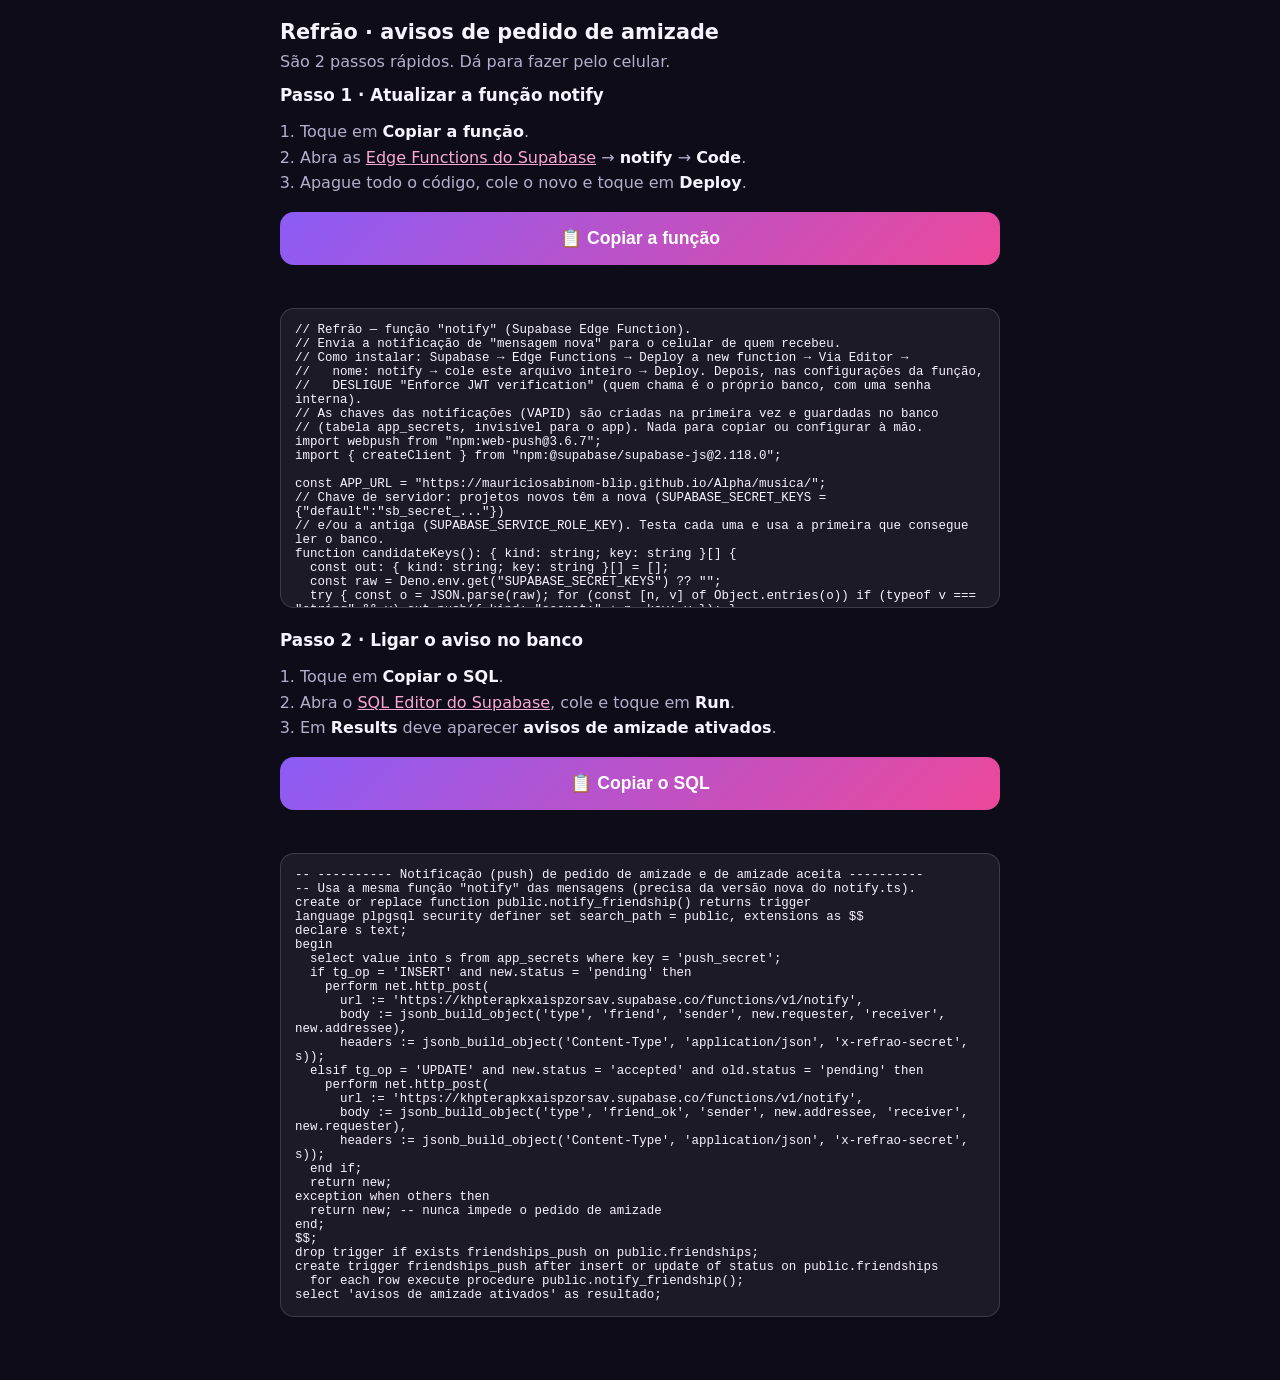
<file: musica/atualizacao-amizade.html>
<!doctype html>
<html lang="pt-br">
<head>
<meta charset="utf-8">
<meta name="viewport" content="width=device-width, initial-scale=1">
<title>Refrão · Avisos de amizade</title>
<style>
  :root{--bg:#0f0c1a;--text:#f7f4ff;--muted:#b4aecb;--line:rgba(255,255,255,.14);--a:#8b5cf6;--b:#ec4899}
  body{margin:0;background:var(--bg);color:var(--text);font-family:system-ui,-apple-system,"Segoe UI",Roboto,sans-serif}
  main{max-width:720px;margin:0 auto;padding:20px 16px}
  h1{font-size:1.3rem;margin:0 0 8px}
  ol{color:var(--muted);line-height:1.6;padding-left:20px;margin:0 0 16px}
  ol b{color:var(--text)}
  a{color:#f9a8d4}
  button{width:100%;border:0;border-radius:14px;padding:16px;font-size:1.1rem;font-weight:700;color:#fff;background:linear-gradient(135deg,var(--a),var(--b))}
  #ok{display:block;text-align:center;margin-top:10px;color:#34d399;font-weight:700;min-height:1.3em}
  pre{background:rgba(255,255,255,.06);border:1px solid var(--line);border-radius:14px;padding:14px;font-size:.78rem;white-space:pre-wrap;word-break:break-word}
</style>
</head>
<body>
<main>
  <h1>Refrão · avisos de pedido de amizade</h1>
  <p style="color:var(--muted);margin:0 0 14px">São 2 passos rápidos. Dá para fazer pelo celular.</p>
  <h2 style="font-size:1.05rem">Passo 1 · Atualizar a função <b>notify</b></h2>
  <ol>
    <li>Toque em <b>Copiar a função</b>.</li>
    <li>Abra as <a href="https://supabase.com/dashboard/project/khpterapkxaispzorsav/functions" target="_blank" rel="noopener">Edge Functions do Supabase</a> → <b>notify</b> → <b>Code</b>.</li>
    <li>Apague todo o código, cole o novo e toque em <b>Deploy</b>.</li>
  </ol>
  <button id="copyFn">📋 Copiar a função</button><span id="okFn" class="ok"></span>
  <pre id="fn" style="max-height:30vh;overflow:auto">Carregando…</pre>
  <h2 style="font-size:1.05rem;margin-top:22px">Passo 2 · Ligar o aviso no banco</h2>
  <ol>
    <li>Toque em <b>Copiar o SQL</b>.</li>
    <li>Abra o <a href="https://supabase.com/dashboard/project/khpterapkxaispzorsav/sql/new" target="_blank" rel="noopener">SQL Editor do Supabase</a>, cole e toque em <b>Run</b>.</li>
    <li>Em <b>Results</b> deve aparecer <b>avisos de amizade ativados</b>.</li>
  </ol>
  <button id="copySql">📋 Copiar o SQL</button><span id="okSql" class="ok"></span>
  <pre id="sql">-- ---------- Notificação (push) de pedido de amizade e de amizade aceita ----------
-- Usa a mesma função &quot;notify&quot; das mensagens (precisa da versão nova do notify.ts).
create or replace function public.notify_friendship() returns trigger
language plpgsql security definer set search_path = public, extensions as $$
declare s text;
begin
  select value into s from app_secrets where key = &#x27;push_secret&#x27;;
  if tg_op = &#x27;INSERT&#x27; and new.status = &#x27;pending&#x27; then
    perform net.http_post(
      url := &#x27;https://khpterapkxaispzorsav.supabase.co/functions/v1/notify&#x27;,
      body := jsonb_build_object(&#x27;type&#x27;, &#x27;friend&#x27;, &#x27;sender&#x27;, new.requester, &#x27;receiver&#x27;, new.addressee),
      headers := jsonb_build_object(&#x27;Content-Type&#x27;, &#x27;application/json&#x27;, &#x27;x-refrao-secret&#x27;, s));
  elsif tg_op = &#x27;UPDATE&#x27; and new.status = &#x27;accepted&#x27; and old.status = &#x27;pending&#x27; then
    perform net.http_post(
      url := &#x27;https://khpterapkxaispzorsav.supabase.co/functions/v1/notify&#x27;,
      body := jsonb_build_object(&#x27;type&#x27;, &#x27;friend_ok&#x27;, &#x27;sender&#x27;, new.addressee, &#x27;receiver&#x27;, new.requester),
      headers := jsonb_build_object(&#x27;Content-Type&#x27;, &#x27;application/json&#x27;, &#x27;x-refrao-secret&#x27;, s));
  end if;
  return new;
exception when others then
  return new; -- nunca impede o pedido de amizade
end;
$$;
drop trigger if exists friendships_push on public.friendships;
create trigger friendships_push after insert or update of status on public.friendships
  for each row execute procedure public.notify_friendship();
select &#x27;avisos de amizade ativados&#x27; as resultado;</pre>
</main>
<style>.ok{display:block;text-align:center;margin-top:10px;color:#34d399;font-weight:700;min-height:1.3em}</style>
<script>
  fetch('notify.ts?_=' + Date.now(), { cache: 'no-store' }).then(r => r.text()).then(t => { document.getElementById('fn').textContent = t; })
    .catch(() => { document.getElementById('fn').textContent = 'Não consegui carregar. Recarregue a página.'; });
  const copy = (preId, okId, msg) => async () => {
    const pre = document.getElementById(preId), ok = document.getElementById(okId);
    try { await navigator.clipboard.writeText(pre.textContent); ok.textContent = msg; }
    catch (e) { const r = document.createRange(); r.selectNodeContents(pre); getSelection().removeAllRanges(); getSelection().addRange(r); ok.textContent = 'Texto selecionado — toque em Copiar no menu.'; }
  };
  document.getElementById('copyFn').onclick = copy('fn', 'okFn', '✓ Copiado! Cole no código da função notify e toque em Deploy.');
  document.getElementById('copySql').onclick = copy('sql', 'okSql', '✓ Copiado! Cole no SQL Editor e toque em Run.');
</script>
</body>
</html>
</file>
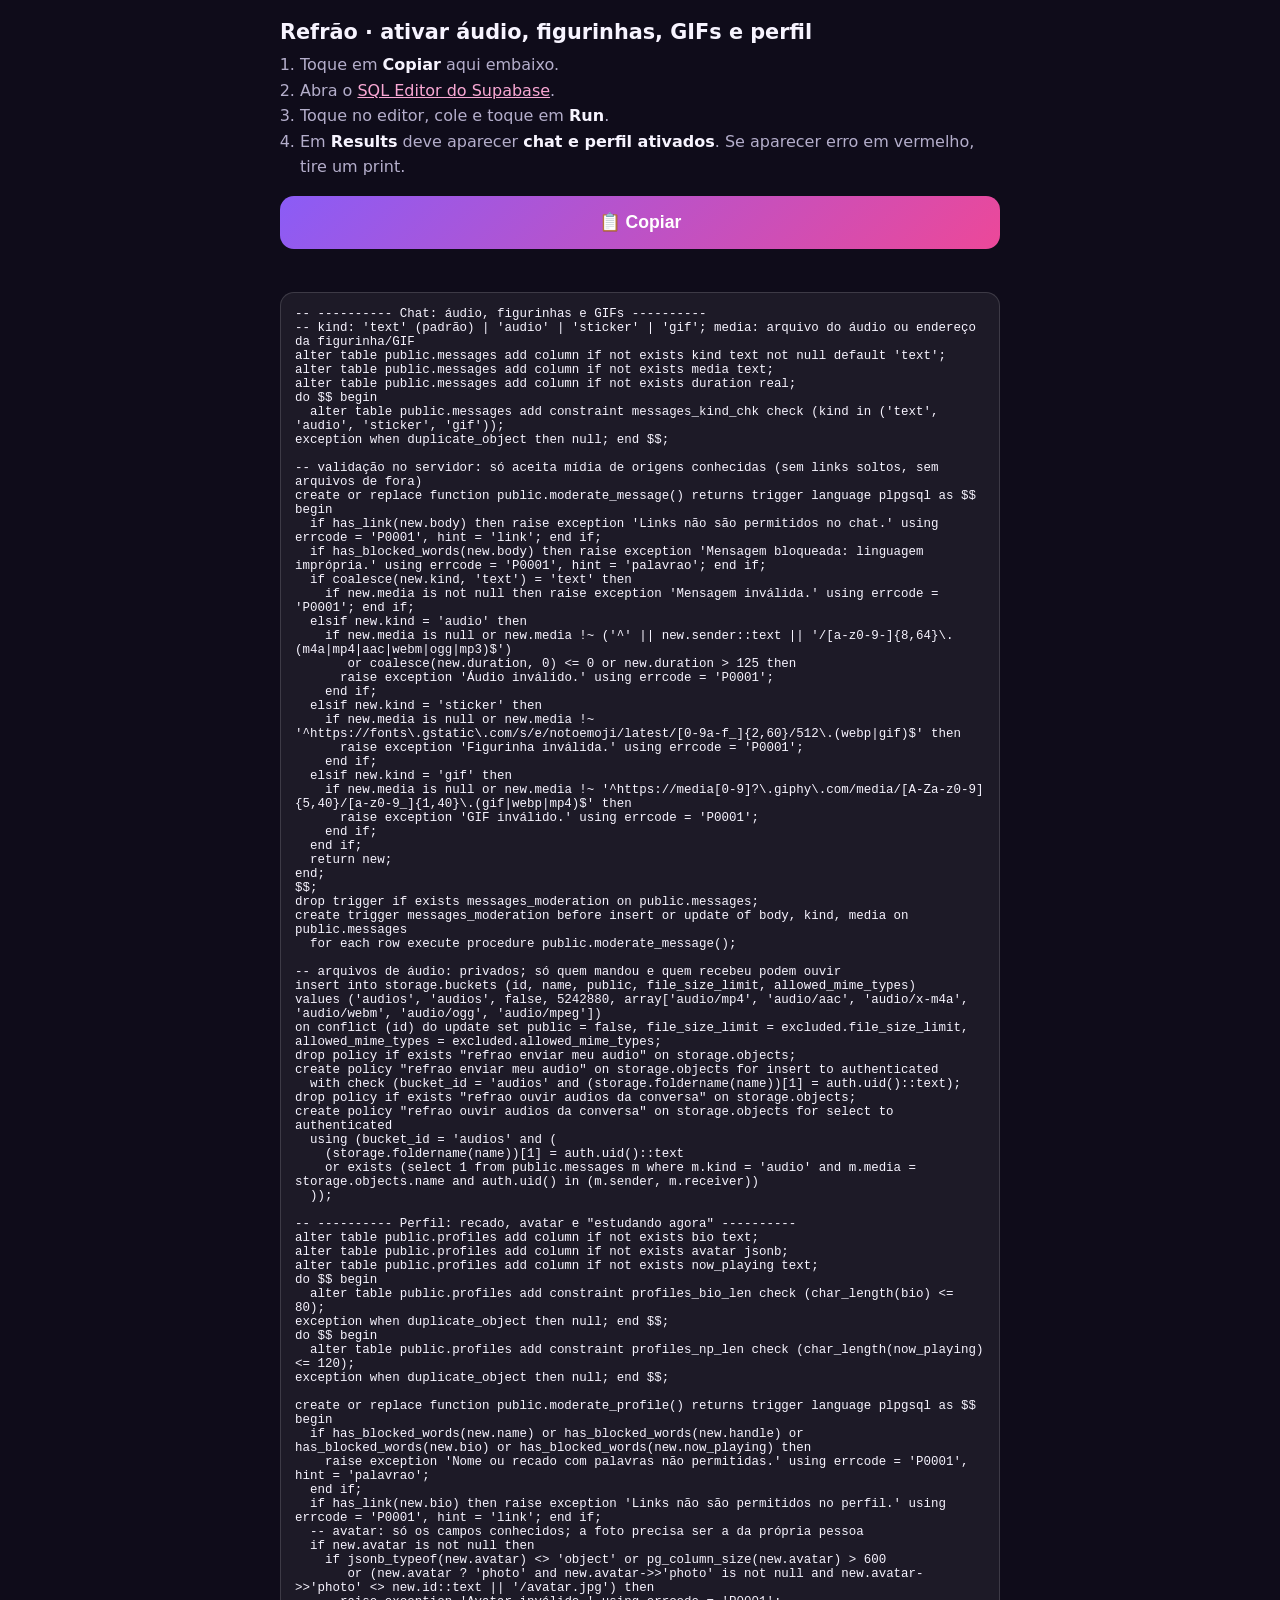
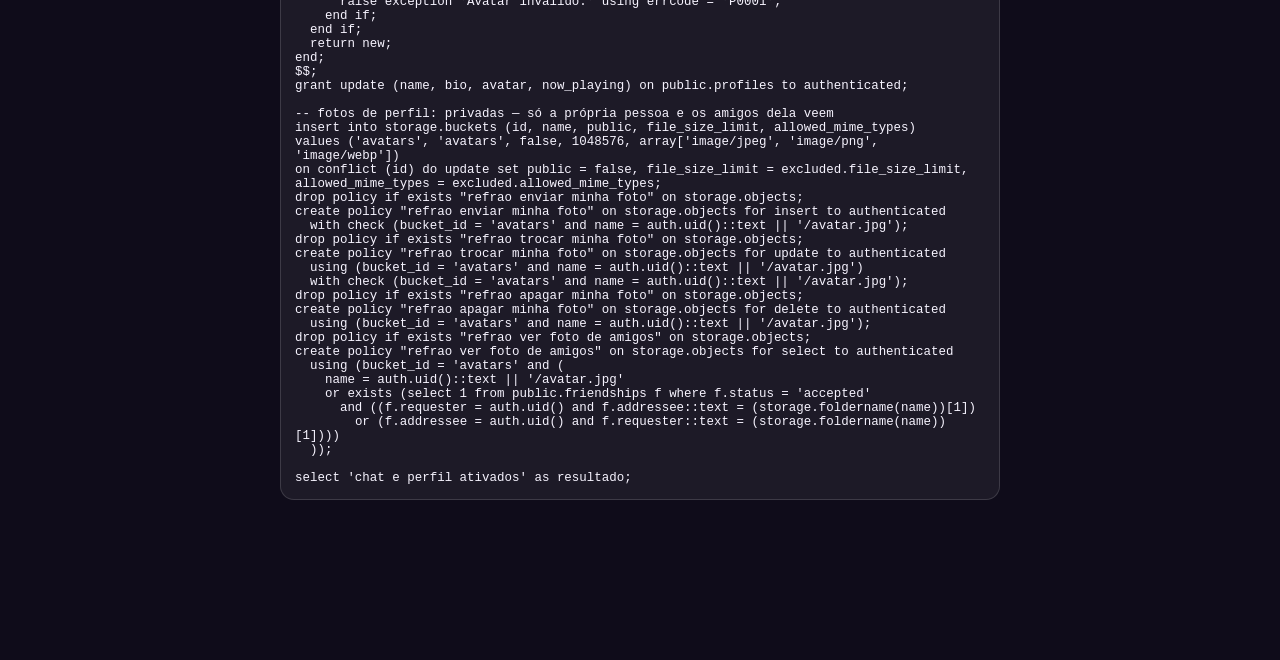
<file: musica/atualizacao.html>
<!doctype html>
<html lang="pt-br">
<head>
<meta charset="utf-8">
<meta name="viewport" content="width=device-width, initial-scale=1">
<title>Refrão · Atualização</title>
<style>
  :root{--bg:#0f0c1a;--text:#f7f4ff;--muted:#b4aecb;--line:rgba(255,255,255,.14);--a:#8b5cf6;--b:#ec4899}
  body{margin:0;background:var(--bg);color:var(--text);font-family:system-ui,-apple-system,"Segoe UI",Roboto,sans-serif}
  main{max-width:720px;margin:0 auto;padding:20px 16px}
  h1{font-size:1.3rem;margin:0 0 8px}
  ol{color:var(--muted);line-height:1.6;padding-left:20px;margin:0 0 16px}
  ol b{color:var(--text)}
  a{color:#f9a8d4}
  button{width:100%;border:0;border-radius:14px;padding:16px;font-size:1.1rem;font-weight:700;color:#fff;background:linear-gradient(135deg,var(--a),var(--b))}
  #ok{display:block;text-align:center;margin-top:10px;color:#34d399;font-weight:700;min-height:1.3em}
  pre{background:rgba(255,255,255,.06);border:1px solid var(--line);border-radius:14px;padding:14px;font-size:.78rem;white-space:pre-wrap;word-break:break-word}
</style>
</head>
<body>
<main>
  <h1>Refrão · ativar áudio, figurinhas, GIFs e perfil</h1>
  <ol>
    <li>Toque em <b>Copiar</b> aqui embaixo.</li>
    <li>Abra o <a href="https://supabase.com/dashboard/project/khpterapkxaispzorsav/sql/new" target="_blank" rel="noopener">SQL Editor do Supabase</a>.</li>
    <li>Toque no editor, cole e toque em <b>Run</b>.</li>
    <li>Em <b>Results</b> deve aparecer <b>chat e perfil ativados</b>. Se aparecer erro em vermelho, tire um print.</li>
  </ol>
  <button id="copy">📋 Copiar</button><span id="ok"></span>
  <pre id="sql">-- ---------- Chat: áudio, figurinhas e GIFs ----------
-- kind: &#x27;text&#x27; (padrão) | &#x27;audio&#x27; | &#x27;sticker&#x27; | &#x27;gif&#x27;; media: arquivo do áudio ou endereço da figurinha/GIF
alter table public.messages add column if not exists kind text not null default &#x27;text&#x27;;
alter table public.messages add column if not exists media text;
alter table public.messages add column if not exists duration real;
do $$ begin
  alter table public.messages add constraint messages_kind_chk check (kind in (&#x27;text&#x27;, &#x27;audio&#x27;, &#x27;sticker&#x27;, &#x27;gif&#x27;));
exception when duplicate_object then null; end $$;

-- validação no servidor: só aceita mídia de origens conhecidas (sem links soltos, sem arquivos de fora)
create or replace function public.moderate_message() returns trigger language plpgsql as $$
begin
  if has_link(new.body) then raise exception &#x27;Links não são permitidos no chat.&#x27; using errcode = &#x27;P0001&#x27;, hint = &#x27;link&#x27;; end if;
  if has_blocked_words(new.body) then raise exception &#x27;Mensagem bloqueada: linguagem imprópria.&#x27; using errcode = &#x27;P0001&#x27;, hint = &#x27;palavrao&#x27;; end if;
  if coalesce(new.kind, &#x27;text&#x27;) = &#x27;text&#x27; then
    if new.media is not null then raise exception &#x27;Mensagem inválida.&#x27; using errcode = &#x27;P0001&#x27;; end if;
  elsif new.kind = &#x27;audio&#x27; then
    if new.media is null or new.media !~ (&#x27;^&#x27; || new.sender::text || &#x27;/[a-z0-9-]{8,64}\.(m4a|mp4|aac|webm|ogg|mp3)$&#x27;)
       or coalesce(new.duration, 0) &lt;= 0 or new.duration &gt; 125 then
      raise exception &#x27;Áudio inválido.&#x27; using errcode = &#x27;P0001&#x27;;
    end if;
  elsif new.kind = &#x27;sticker&#x27; then
    if new.media is null or new.media !~ &#x27;^https://fonts\.gstatic\.com/s/e/notoemoji/latest/[0-9a-f_]{2,60}/512\.(webp|gif)$&#x27; then
      raise exception &#x27;Figurinha inválida.&#x27; using errcode = &#x27;P0001&#x27;;
    end if;
  elsif new.kind = &#x27;gif&#x27; then
    if new.media is null or new.media !~ &#x27;^https://media[0-9]?\.giphy\.com/media/[A-Za-z0-9]{5,40}/[a-z0-9_]{1,40}\.(gif|webp|mp4)$&#x27; then
      raise exception &#x27;GIF inválido.&#x27; using errcode = &#x27;P0001&#x27;;
    end if;
  end if;
  return new;
end;
$$;
drop trigger if exists messages_moderation on public.messages;
create trigger messages_moderation before insert or update of body, kind, media on public.messages
  for each row execute procedure public.moderate_message();

-- arquivos de áudio: privados; só quem mandou e quem recebeu podem ouvir
insert into storage.buckets (id, name, public, file_size_limit, allowed_mime_types)
values (&#x27;audios&#x27;, &#x27;audios&#x27;, false, 5242880, array[&#x27;audio/mp4&#x27;, &#x27;audio/aac&#x27;, &#x27;audio/x-m4a&#x27;, &#x27;audio/webm&#x27;, &#x27;audio/ogg&#x27;, &#x27;audio/mpeg&#x27;])
on conflict (id) do update set public = false, file_size_limit = excluded.file_size_limit, allowed_mime_types = excluded.allowed_mime_types;
drop policy if exists &quot;refrao enviar meu audio&quot; on storage.objects;
create policy &quot;refrao enviar meu audio&quot; on storage.objects for insert to authenticated
  with check (bucket_id = &#x27;audios&#x27; and (storage.foldername(name))[1] = auth.uid()::text);
drop policy if exists &quot;refrao ouvir audios da conversa&quot; on storage.objects;
create policy &quot;refrao ouvir audios da conversa&quot; on storage.objects for select to authenticated
  using (bucket_id = &#x27;audios&#x27; and (
    (storage.foldername(name))[1] = auth.uid()::text
    or exists (select 1 from public.messages m where m.kind = &#x27;audio&#x27; and m.media = storage.objects.name and auth.uid() in (m.sender, m.receiver))
  ));

-- ---------- Perfil: recado, avatar e &quot;estudando agora&quot; ----------
alter table public.profiles add column if not exists bio text;
alter table public.profiles add column if not exists avatar jsonb;
alter table public.profiles add column if not exists now_playing text;
do $$ begin
  alter table public.profiles add constraint profiles_bio_len check (char_length(bio) &lt;= 80);
exception when duplicate_object then null; end $$;
do $$ begin
  alter table public.profiles add constraint profiles_np_len check (char_length(now_playing) &lt;= 120);
exception when duplicate_object then null; end $$;

create or replace function public.moderate_profile() returns trigger language plpgsql as $$
begin
  if has_blocked_words(new.name) or has_blocked_words(new.handle) or has_blocked_words(new.bio) or has_blocked_words(new.now_playing) then
    raise exception &#x27;Nome ou recado com palavras não permitidas.&#x27; using errcode = &#x27;P0001&#x27;, hint = &#x27;palavrao&#x27;;
  end if;
  if has_link(new.bio) then raise exception &#x27;Links não são permitidos no perfil.&#x27; using errcode = &#x27;P0001&#x27;, hint = &#x27;link&#x27;; end if;
  -- avatar: só os campos conhecidos; a foto precisa ser a da própria pessoa
  if new.avatar is not null then
    if jsonb_typeof(new.avatar) &lt;&gt; &#x27;object&#x27; or pg_column_size(new.avatar) &gt; 600
       or (new.avatar ? &#x27;photo&#x27; and new.avatar-&gt;&gt;&#x27;photo&#x27; is not null and new.avatar-&gt;&gt;&#x27;photo&#x27; &lt;&gt; new.id::text || &#x27;/avatar.jpg&#x27;) then
      raise exception &#x27;Avatar inválido.&#x27; using errcode = &#x27;P0001&#x27;;
    end if;
  end if;
  return new;
end;
$$;
grant update (name, bio, avatar, now_playing) on public.profiles to authenticated;

-- fotos de perfil: privadas — só a própria pessoa e os amigos dela veem
insert into storage.buckets (id, name, public, file_size_limit, allowed_mime_types)
values (&#x27;avatars&#x27;, &#x27;avatars&#x27;, false, 1048576, array[&#x27;image/jpeg&#x27;, &#x27;image/png&#x27;, &#x27;image/webp&#x27;])
on conflict (id) do update set public = false, file_size_limit = excluded.file_size_limit, allowed_mime_types = excluded.allowed_mime_types;
drop policy if exists &quot;refrao enviar minha foto&quot; on storage.objects;
create policy &quot;refrao enviar minha foto&quot; on storage.objects for insert to authenticated
  with check (bucket_id = &#x27;avatars&#x27; and name = auth.uid()::text || &#x27;/avatar.jpg&#x27;);
drop policy if exists &quot;refrao trocar minha foto&quot; on storage.objects;
create policy &quot;refrao trocar minha foto&quot; on storage.objects for update to authenticated
  using (bucket_id = &#x27;avatars&#x27; and name = auth.uid()::text || &#x27;/avatar.jpg&#x27;)
  with check (bucket_id = &#x27;avatars&#x27; and name = auth.uid()::text || &#x27;/avatar.jpg&#x27;);
drop policy if exists &quot;refrao apagar minha foto&quot; on storage.objects;
create policy &quot;refrao apagar minha foto&quot; on storage.objects for delete to authenticated
  using (bucket_id = &#x27;avatars&#x27; and name = auth.uid()::text || &#x27;/avatar.jpg&#x27;);
drop policy if exists &quot;refrao ver foto de amigos&quot; on storage.objects;
create policy &quot;refrao ver foto de amigos&quot; on storage.objects for select to authenticated
  using (bucket_id = &#x27;avatars&#x27; and (
    name = auth.uid()::text || &#x27;/avatar.jpg&#x27;
    or exists (select 1 from public.friendships f where f.status = &#x27;accepted&#x27;
      and ((f.requester = auth.uid() and f.addressee::text = (storage.foldername(name))[1])
        or (f.addressee = auth.uid() and f.requester::text = (storage.foldername(name))[1])))
  ));

select &#x27;chat e perfil ativados&#x27; as resultado;
</pre>
</main>
<script>
  document.getElementById('copy').onclick = async () => {
    const t = document.getElementById('sql').textContent, ok = document.getElementById('ok');
    try { await navigator.clipboard.writeText(t); ok.textContent = '✓ Copiado! Agora cole no SQL Editor.'; }
    catch (e) { const r = document.createRange(); r.selectNodeContents(document.getElementById('sql')); getSelection().removeAllRanges(); getSelection().addRange(r); ok.textContent = 'Texto selecionado — toque em Copiar no menu.'; }
  };
</script>
</body>
</html>
</file>
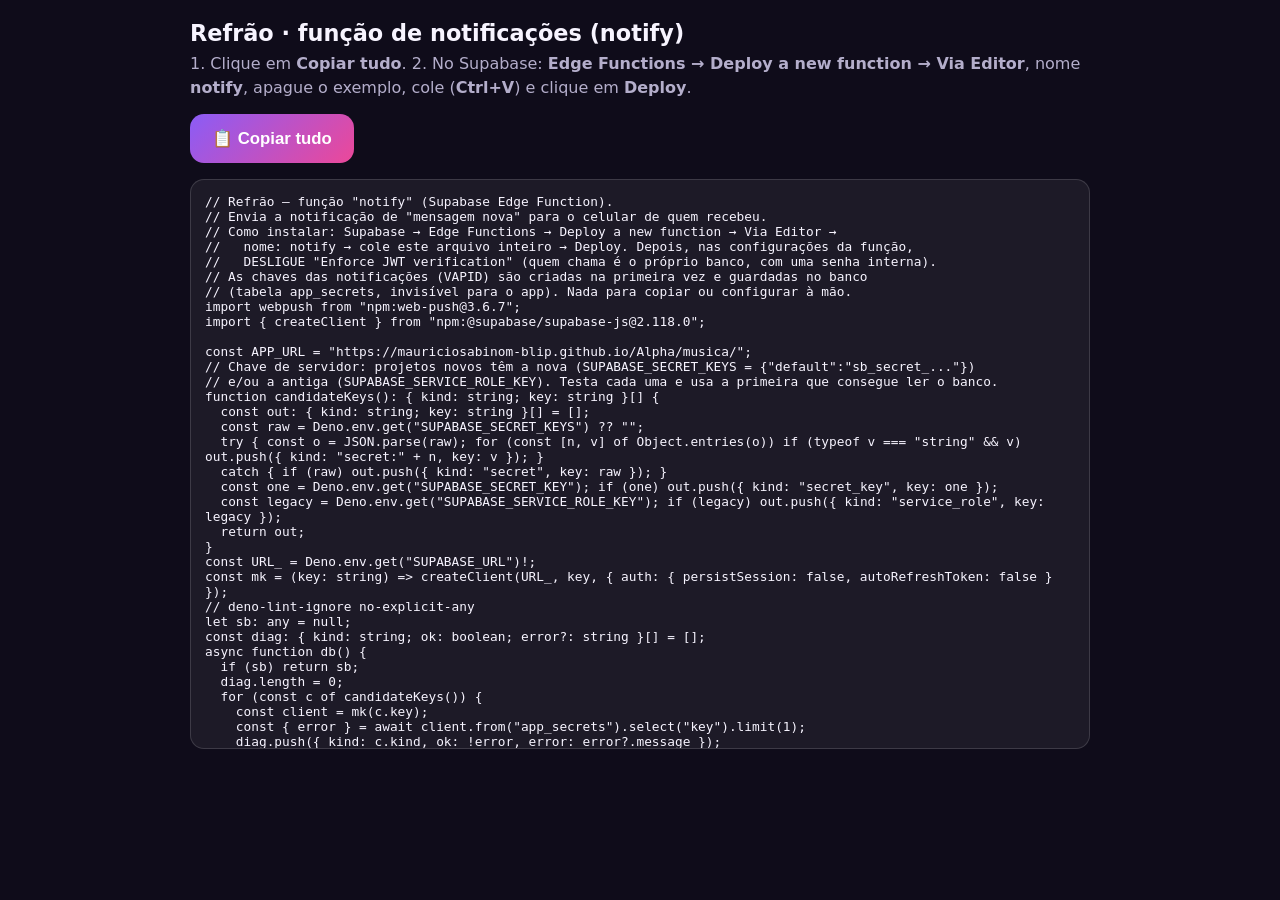
<file: musica/notify.html>
<!doctype html>
<html lang="pt-br">
<head>
<meta charset="utf-8">
<meta name="viewport" content="width=device-width, initial-scale=1">
<title>Refrão · Função</title>
<style>
  :root{--bg:#0f0c1a;--text:#f7f4ff;--muted:#b4aecb;--line:rgba(255,255,255,.14);--a:#8b5cf6;--b:#ec4899}
  body{margin:0;background:var(--bg);color:var(--text);font-family:system-ui,-apple-system,"Segoe UI",Roboto,sans-serif}
  main{max-width:900px;margin:0 auto;padding:20px 16px}
  h1{font-size:1.4rem;margin:0 0 6px}
  p{color:var(--muted);line-height:1.5;margin:0 0 14px}
  button{border:0;border-radius:14px;padding:14px 22px;font-size:1.05rem;font-weight:700;color:#fff;cursor:pointer;background:linear-gradient(135deg,var(--a),var(--b))}
  #ok{margin-left:12px;color:#34d399;font-weight:700}
  pre{margin-top:16px;background:rgba(255,255,255,.06);border:1px solid var(--line);border-radius:14px;padding:14px;max-height:60vh;overflow:auto;font-size:.8rem;white-space:pre-wrap;word-break:break-word}
</style>
</head>
<body>
<main>
  <h1>Refrão · função de notificações (notify)</h1>
  <p>1. Clique em <b>Copiar tudo</b>. 2. No Supabase: <b>Edge Functions → Deploy a new function → Via Editor</b>, nome <b>notify</b>, apague o exemplo, cole (<b>Ctrl+V</b>) e clique em <b>Deploy</b>.</p>
  <button id="copy">📋 Copiar tudo</button><span id="ok"></span>
  <pre id="sql">Carregando…</pre>
</main>
<script>
  const pre = document.getElementById('sql'), ok = document.getElementById('ok');
  fetch('notify.ts?_=' + Date.now(), { cache: 'no-store' }).then(r => r.text()).then(t => { pre.textContent = t; })
    .catch(() => { pre.textContent = 'Não consegui carregar. Recarregue a página.'; });
  document.getElementById('copy').onclick = async () => {
    const t = pre.textContent;
    try { await navigator.clipboard.writeText(t); ok.textContent = '✓ Copiado! Agora cole no editor da função no Supabase.'; }
    catch (e) { const r = document.createRange(); r.selectNodeContents(pre); getSelection().removeAllRanges(); getSelection().addRange(r);
      ok.textContent = 'Texto selecionado — aperte Ctrl+C para copiar.'; }
  };
</script>
</body>
</html>
</file>
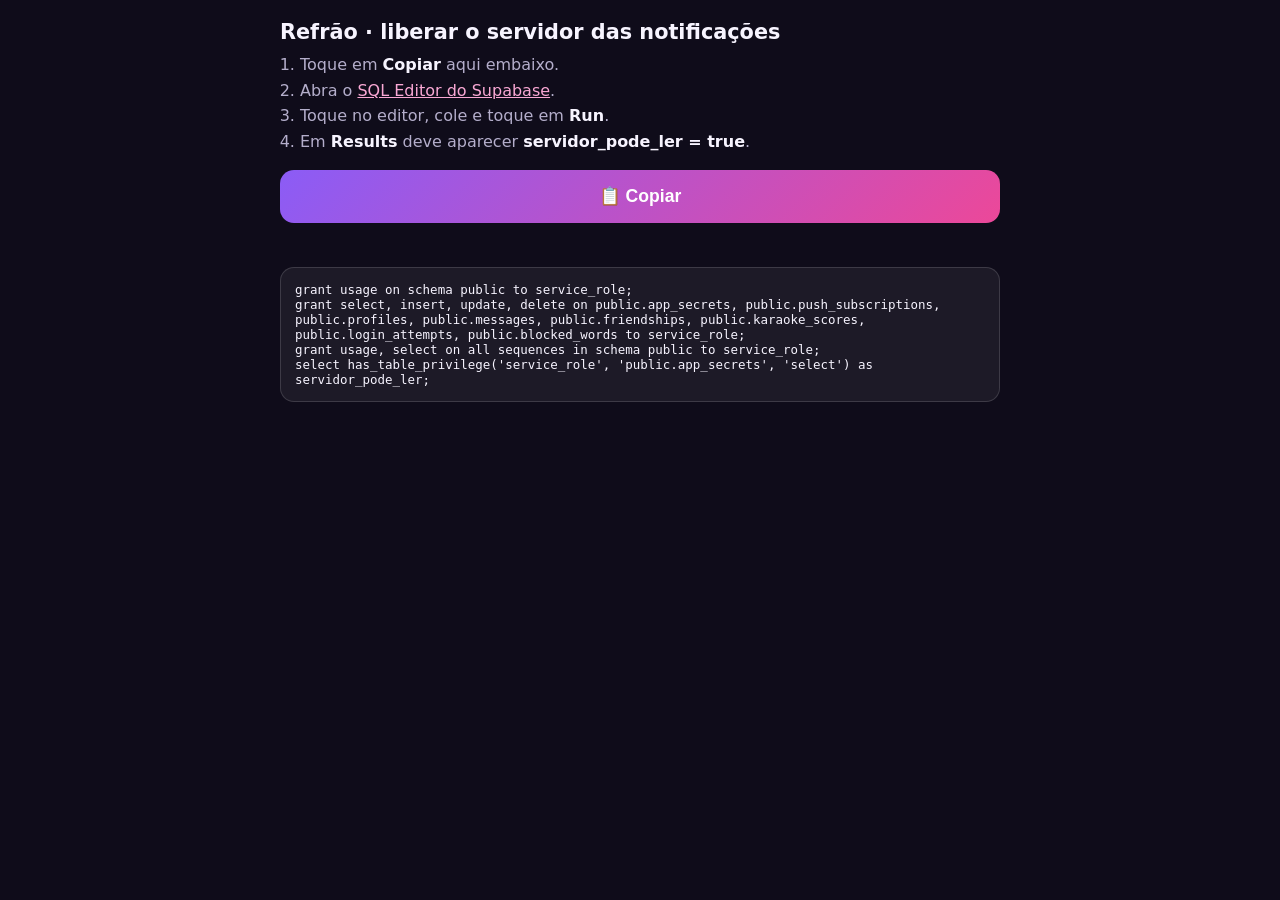
<file: musica/permissao.html>
<!doctype html>
<html lang="pt-br">
<head>
<meta charset="utf-8">
<meta name="viewport" content="width=device-width, initial-scale=1">
<title>Refrão · Permissão</title>
<style>
  :root{--bg:#0f0c1a;--text:#f7f4ff;--muted:#b4aecb;--line:rgba(255,255,255,.14);--a:#8b5cf6;--b:#ec4899}
  body{margin:0;background:var(--bg);color:var(--text);font-family:system-ui,-apple-system,"Segoe UI",Roboto,sans-serif}
  main{max-width:720px;margin:0 auto;padding:20px 16px}
  h1{font-size:1.3rem;margin:0 0 8px}
  ol{color:var(--muted);line-height:1.6;padding-left:20px;margin:0 0 16px}
  ol b{color:var(--text)}
  a{color:#f9a8d4}
  button{width:100%;border:0;border-radius:14px;padding:16px;font-size:1.1rem;font-weight:700;color:#fff;background:linear-gradient(135deg,var(--a),var(--b))}
  #ok{display:block;text-align:center;margin-top:10px;color:#34d399;font-weight:700;min-height:1.3em}
  pre{background:rgba(255,255,255,.06);border:1px solid var(--line);border-radius:14px;padding:14px;font-size:.78rem;white-space:pre-wrap;word-break:break-word}
</style>
</head>
<body>
<main>
  <h1>Refrão · liberar o servidor das notificações</h1>
  <ol>
    <li>Toque em <b>Copiar</b> aqui embaixo.</li>
    <li>Abra o <a href="https://supabase.com/dashboard/project/khpterapkxaispzorsav/sql/new" target="_blank" rel="noopener">SQL Editor do Supabase</a>.</li>
    <li>Toque no editor, cole e toque em <b>Run</b>.</li>
    <li>Em <b>Results</b> deve aparecer <b>servidor_pode_ler = true</b>.</li>
  </ol>
  <button id="copy">📋 Copiar</button><span id="ok"></span>
  <pre id="sql">grant usage on schema public to service_role;
grant select, insert, update, delete on public.app_secrets, public.push_subscriptions, public.profiles, public.messages, public.friendships, public.karaoke_scores, public.login_attempts, public.blocked_words to service_role;
grant usage, select on all sequences in schema public to service_role;
select has_table_privilege('service_role', 'public.app_secrets', 'select') as servidor_pode_ler;</pre>
</main>
<script>
  document.getElementById('copy').onclick = async () => {
    const t = document.getElementById('sql').textContent, ok = document.getElementById('ok');
    try { await navigator.clipboard.writeText(t); ok.textContent = '✓ Copiado! Agora cole no SQL Editor.'; }
    catch (e) { const r = document.createRange(); r.selectNodeContents(document.getElementById('sql')); getSelection().removeAllRanges(); getSelection().addRange(r); ok.textContent = 'Texto selecionado — toque em Copiar no menu.'; }
  };
</script>
</body>
</html>
</file>
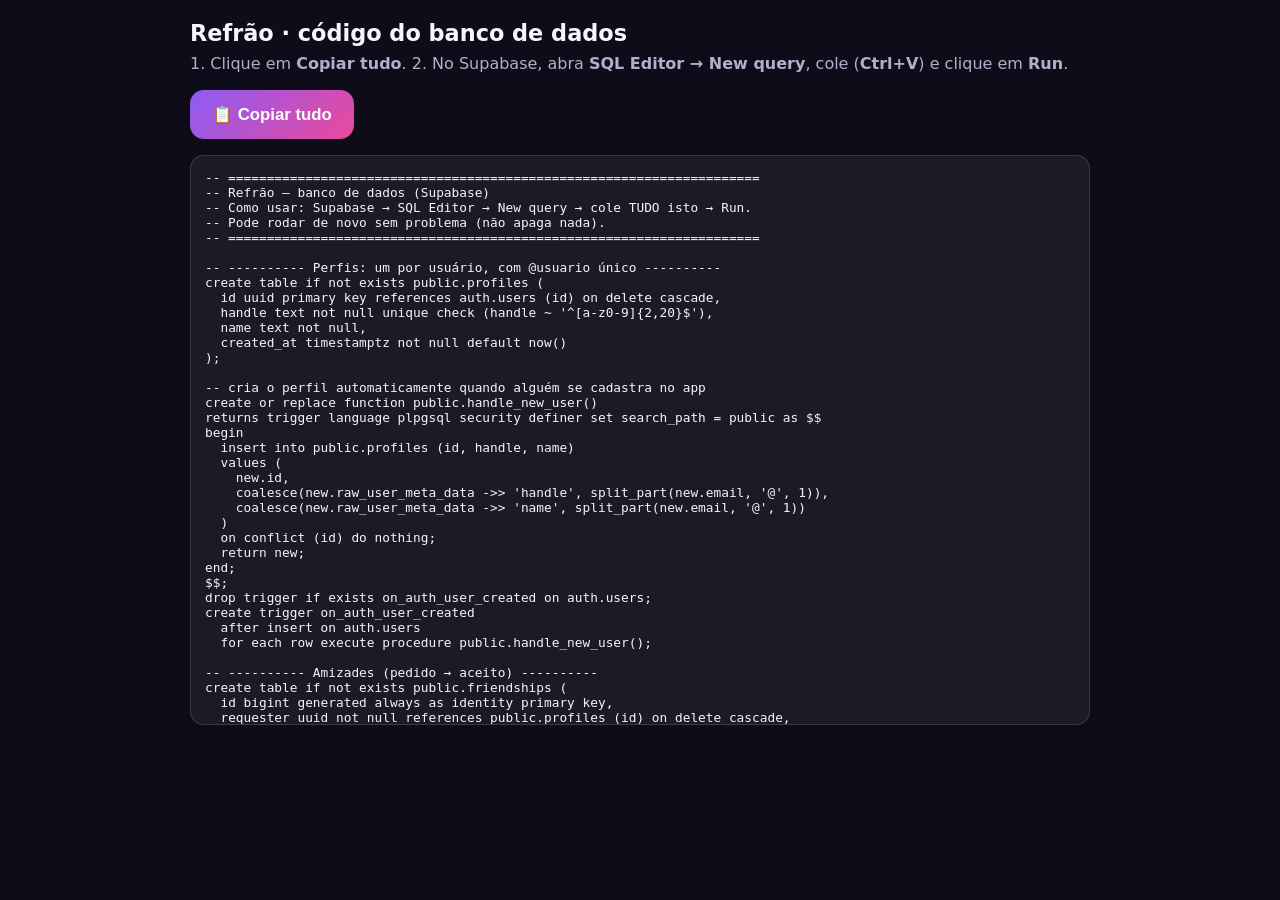
<file: musica/supabase.html>
<!doctype html>
<html lang="pt-br">
<head>
<meta charset="utf-8">
<meta name="viewport" content="width=device-width, initial-scale=1">
<title>Refrão · Banco</title>
<style>
  :root{--bg:#0f0c1a;--text:#f7f4ff;--muted:#b4aecb;--line:rgba(255,255,255,.14);--a:#8b5cf6;--b:#ec4899}
  body{margin:0;background:var(--bg);color:var(--text);font-family:system-ui,-apple-system,"Segoe UI",Roboto,sans-serif}
  main{max-width:900px;margin:0 auto;padding:20px 16px}
  h1{font-size:1.4rem;margin:0 0 6px}
  p{color:var(--muted);line-height:1.5;margin:0 0 14px}
  button{border:0;border-radius:14px;padding:14px 22px;font-size:1.05rem;font-weight:700;color:#fff;cursor:pointer;background:linear-gradient(135deg,var(--a),var(--b))}
  #ok{margin-left:12px;color:#34d399;font-weight:700}
  pre{margin-top:16px;background:rgba(255,255,255,.06);border:1px solid var(--line);border-radius:14px;padding:14px;max-height:60vh;overflow:auto;font-size:.8rem;white-space:pre-wrap;word-break:break-word}
</style>
</head>
<body>
<main>
  <h1>Refrão · código do banco de dados</h1>
  <p>1. Clique em <b>Copiar tudo</b>. 2. No Supabase, abra <b>SQL Editor → New query</b>, cole (<b>Ctrl+V</b>) e clique em <b>Run</b>.</p>
  <button id="copy">📋 Copiar tudo</button><span id="ok"></span>
  <pre id="sql">Carregando…</pre>
</main>
<script>
  const pre = document.getElementById('sql'), ok = document.getElementById('ok');
  fetch('supabase.sql?_=' + Date.now(), { cache: 'no-store' }).then(r => r.text()).then(t => { pre.textContent = t; })
    .catch(() => { pre.textContent = 'Não consegui carregar. Recarregue a página.'; });
  document.getElementById('copy').onclick = async () => {
    const t = pre.textContent;
    try { await navigator.clipboard.writeText(t); ok.textContent = '✓ Copiado! Agora cole no SQL Editor do Supabase.'; }
    catch (e) { const r = document.createRange(); r.selectNodeContents(pre); getSelection().removeAllRanges(); getSelection().addRange(r);
      ok.textContent = 'Texto selecionado — aperte Ctrl+C para copiar.'; }
  };
</script>
</body>
</html>
</file>
<file: musica/style.css>
:root{
  --bg:#0f0c1a; --text:#f7f4ff; --muted:#b4aecb;
  --glass:rgba(255,255,255,.07); --glass2:rgba(255,255,255,.12); --line:rgba(255,255,255,.12);
  --accent:#8b5cf6; --accent2:#ec4899; --tint:#2b1f4d;
  --yes:#34d399; --no:#fb7185; --doubt:#fbbf24;
  --lv0:#64748b; --lv1:#fb7185; --lv2:#fb923c; --lv3:#facc15; --lv4:#a3e635; --lv5:#34d399;
  --radius:24px;
  --serif:"Fraunces",Georgia,"Times New Roman",serif;
  --sans:"Inter",system-ui,-apple-system,"Segoe UI",Roboto,sans-serif;
}
*{box-sizing:border-box;-webkit-tap-highlight-color:transparent}
html,body{margin:0;overflow-x:clip;max-width:100%;background:var(--bg);color:var(--text);font-family:var(--sans);font-size:16px}
body{min-height:100dvh;overflow-x:clip}
/* trava o 'puxar para atualizar' sem impedir a rolagem pelo toque (no Android, overflow-x:hidden no body travava tudo) */
html{overscroll-behavior-y:none}
button,input,select,textarea{font:inherit;color:inherit}
.hidden{display:none!important}
.muted{color:var(--muted)} .small{font-size:.85rem} .center{text-align:center}

/* ---------- fundo vivo: capa do álbum desfocada + gradiente da paleta ---------- */
#bgArt{position:fixed;inset:0;z-index:-2;background-size:cover;background-position:center;filter:blur(60px) saturate(1.5);opacity:.55;transform:scale(1.35);transition:background-image .6s,opacity .6s}
#bgShade{position:fixed;inset:0;z-index:-1;background:
  radial-gradient(120% 70% at 20% -10%,color-mix(in srgb,var(--accent) 45%,transparent),transparent 60%),
  radial-gradient(90% 60% at 110% 30%,color-mix(in srgb,var(--accent2) 30%,transparent),transparent 60%),
  linear-gradient(180deg,rgba(15,12,26,.35),rgba(15,12,26,.92) 55%,var(--bg));transition:background .6s}

.screen{max-width:560px;margin:0 auto;padding:max(14px,env(safe-area-inset-top)) 18px 40px;animation:rise .35s ease}
@keyframes rise{from{opacity:0;transform:translateY(10px)}to{opacity:1;transform:none}}
.center-screen{min-height:85dvh;display:flex;flex-direction:column;align-items:center;justify-content:center;gap:18px;text-align:center}
.topbar{display:flex;align-items:center;justify-content:space-between;gap:8px;margin-bottom:10px;min-height:48px}
.brand{font-family:var(--serif);font-weight:700;font-size:1.45rem;letter-spacing:-.3px;display:flex;align-items:center;gap:8px}
.brand .logo{width:30px;height:30px;border-radius:9px;background:linear-gradient(135deg,var(--accent),var(--accent2));display:grid;place-items:center;font-size:1rem;box-shadow:0 4px 14px color-mix(in srgb,var(--accent) 50%,transparent)}
.stats{display:flex;align-items:center;gap:6px}
.chip{background:var(--glass);border:1px solid var(--line);backdrop-filter:blur(12px);-webkit-backdrop-filter:blur(12px);border-radius:999px;padding:7px 13px;font-weight:700;white-space:nowrap;font-size:.92rem}
.icon-btn{background:transparent;border:0;font-size:1.25rem;min-width:44px;min-height:44px;border-radius:14px;cursor:pointer;display:grid;place-items:center}
.icon-btn:active{background:var(--glass2)}
.glass{background:var(--glass);border:1px solid var(--line);backdrop-filter:blur(18px);-webkit-backdrop-filter:blur(18px);border-radius:var(--radius)}

.btn{display:inline-flex;align-items:center;justify-content:center;gap:8px;border:1px solid var(--line);border-radius:18px;padding:12px 16px;background:var(--glass);backdrop-filter:blur(14px);-webkit-backdrop-filter:blur(14px);font-weight:650;cursor:pointer;min-height:52px;text-align:center;transition:transform .12s,background .2s}
.btn:active{transform:scale(.96)}
.btn.primary{background:linear-gradient(135deg,var(--accent),var(--accent2));border:0;color:#fff;box-shadow:0 10px 30px -8px color-mix(in srgb,var(--accent) 70%,transparent)}
.btn.big{width:100%;font-size:1.1rem;min-height:62px;border-radius:22px}
.btn.danger{background:transparent;color:var(--no);border-color:color-mix(in srgb,var(--no) 60%,transparent);width:100%;margin-top:18px}
.btn:disabled{opacity:.35;pointer-events:none}
.row{display:flex;gap:10px;margin-top:10px} .row>*{flex:1}

/* ---------- HOME: hero com vinil ---------- */
.hero{position:relative;text-align:center;padding:8px 0 4px}
.vinyl-wrap{position:relative;width:min(72vw,290px);aspect-ratio:1;margin:6px auto 18px}
.vinyl{position:absolute;inset:0;border-radius:50%;
  background:repeating-radial-gradient(circle,#111 0 2px,#1b1b1f 2px 4px);box-shadow:0 30px 60px -20px #000,0 0 0 1px #ffffff14 inset;
  animation:spin 14s linear infinite;transform-origin:center}
.vinyl::after{content:"";position:absolute;inset:0;border-radius:50%;background:conic-gradient(from 30deg,transparent 0 40deg,#ffffff18 60deg,transparent 80deg 220deg,#ffffff12 240deg,transparent 260deg)}
.vinyl .label{position:absolute;inset:27%;border-radius:50%;background-size:cover;background-position:center;box-shadow:0 0 0 3px #0008;display:grid;place-items:center}
.vinyl .label::after{content:"";width:12%;height:12%;border-radius:50%;background:var(--bg);box-shadow:0 0 0 2px #0006}
.sleeve{position:absolute;left:-16%;top:8%;width:84%;aspect-ratio:1;border-radius:18px;background-size:cover;background-position:center;box-shadow:0 30px 60px -20px #000c,0 0 0 1px #ffffff1a inset;z-index:2;transform:rotate(-6deg)}
.vinyl-wrap.has-sleeve .vinyl{left:22%;right:-22%}
@keyframes spin{to{transform:rotate(360deg)}}
.hero h2{font-family:var(--serif);font-size:clamp(1.6rem,7vw,2.1rem);line-height:1.1;margin:0;letter-spacing:-.5px}
.hero .artist{color:var(--muted);margin-top:6px;font-weight:500}
.progress-line{display:flex;align-items:center;gap:10px;margin:16px 4px 0}
.levelbar{flex:1;display:flex;height:8px;border-radius:6px;overflow:hidden;background:var(--glass2)}
.levelbar span{height:100%;transition:width .5s}
.pct{font-weight:800;font-variant-numeric:tabular-nums}
.hero-empty{padding:30px 10px}
.hero-empty .art{width:min(70vw,260px);aspect-ratio:1;margin:0 auto 18px;border-radius:28px;background-size:cover;box-shadow:0 30px 60px -20px #000}

.panel{display:flex;align-items:center;gap:14px;padding:14px 16px;margin-top:16px}
.goal-title{font-weight:750}
.ring{--p:0;width:58px;height:58px;border-radius:50%;display:grid;place-items:center;flex-shrink:0;
  background:conic-gradient(var(--yes) calc(var(--p)*1%),var(--glass2) 0);transition:--p .6s}
.ring span{background:#16121f;width:46px;height:46px;border-radius:50%;display:grid;place-items:center;font-weight:800;font-size:.78rem}
.mini-stats{display:grid;grid-template-columns:repeat(3,1fr);gap:8px;margin-top:10px}
.mini-stats div{padding:10px;text-align:center}
.mini-stats b{display:block;font-size:1.25rem;font-family:var(--serif)}
.mini-stats span{font-size:.75rem;color:var(--muted)}
.actions{margin:16px 0}

.tip{margin-top:16px;padding:14px 16px;font-size:.88rem;color:var(--muted);line-height:1.5}
.tip b{color:var(--text)}

/* ---------- PICK ---------- */
.greeting{font-family:var(--serif);font-size:1.6rem;line-height:1.2;margin:4px 0 16px;letter-spacing:-.3px}
.greeting small{display:block;font-family:var(--sans);font-size:.95rem;color:var(--muted);margin-top:8px;letter-spacing:0}
.search{display:flex;gap:8px;padding:6px;border-radius:22px}
.search input{flex:1;min-width:0;background:transparent;border:0;padding:10px 12px;outline:none;font-size:1rem}
.search .btn{min-height:46px;border-radius:16px}
.list{display:flex;flex-direction:column;gap:8px;margin-top:12px}
.result{display:flex;gap:12px;align-items:center;padding:10px;cursor:pointer;text-align:left;width:100%;border-radius:18px;animation:rise .3s ease both}
.result:active{background:var(--glass2)}
.result b{display:block;font-weight:700}
.thumb{width:54px;height:54px;border-radius:12px;background-size:cover;background-position:center;flex-shrink:0;box-shadow:0 6px 16px -6px #000}
.library h4{margin:26px 4px 4px;color:var(--muted);font-size:.78rem;text-transform:uppercase;letter-spacing:1.2px}
.result .levelbar{margin-top:6px;height:5px}
.manual{margin-top:22px;padding:14px}
.manual summary{cursor:pointer;color:var(--muted);font-weight:600}
.manual input,.manual textarea,.field select{width:100%;margin-top:8px;display:block;background:rgba(0,0,0,.25);border:1px solid var(--line);border-radius:14px;padding:12px 14px;outline:none}
.manual .btn{width:100%;margin-top:10px}

/* ---------- CONFIRM ---------- */
.confirm-box{text-align:center;padding:22px 18px}
.confirm-cover{width:min(64vw,240px);aspect-ratio:1;margin:0 auto 18px;border-radius:22px;background-size:cover;background-position:center;box-shadow:0 30px 60px -18px #000;transition:background-image .4s}
.confirm-box h2{margin:0;font-family:var(--serif);font-size:1.7rem;letter-spacing:-.4px}
blockquote{margin:18px 0 14px;padding:14px 16px;text-align:left;color:var(--text);font-family:var(--serif);font-style:italic;white-space:pre-line;background:rgba(0,0,0,.25);border-radius:16px;line-height:1.55;border-left:3px solid var(--accent)}
.link{color:var(--text);font-weight:600;text-decoration:none;opacity:.85}

/* ---------- LOADING ---------- */
.eq{display:flex;gap:6px;align-items:flex-end;height:46px}
.eq i{width:8px;border-radius:4px;background:linear-gradient(var(--accent2),var(--accent));animation:eq 1s ease-in-out infinite}
.eq i:nth-child(2){animation-delay:.15s}.eq i:nth-child(3){animation-delay:.3s}.eq i:nth-child(4){animation-delay:.45s}.eq i:nth-child(5){animation-delay:.6s}
@keyframes eq{0%,100%{height:20%}50%{height:100%}}
.bar{width:240px;height:6px;background:var(--glass2);border-radius:6px;overflow:hidden}
.bar div{height:100%;width:0;background:linear-gradient(90deg,var(--accent),var(--accent2));transition:width .3s}
#loadingText{font-family:var(--serif);font-size:1.3rem}

/* ---------- LYRICS ---------- */
.legend{display:flex;gap:6px;flex-wrap:wrap;margin-bottom:14px}
.lv{font-size:.72rem;font-weight:700;padding:4px 10px;border-radius:999px;color:#111}
.lv0{background:var(--lv0);color:#fff}.lv1{background:var(--lv1)}.lv2{background:var(--lv2)}.lv3{background:var(--lv3)}.lv4{background:var(--lv4)}.lv5{background:var(--lv5)}
.lyrics-list{display:flex;flex-direction:column;gap:4px}
.lyr{display:flex;gap:12px;padding:10px 12px;cursor:pointer;border:0;background:transparent;text-align:left;width:100%;border-radius:14px}
.lyr:active{background:var(--glass2)}
.lyr .mark{width:4px;border-radius:4px;flex-shrink:0}
.lyr .t{font-family:var(--serif);font-size:1.12rem;line-height:1.35}
.lyr .p{color:var(--muted);font-size:.88rem;margin-top:3px}

.field{display:flex;flex-direction:column;gap:2px;margin-bottom:14px;font-weight:600}
.field.check{flex-direction:row;align-items:center;gap:12px;font-weight:500;padding:12px 14px}
.field.check input{width:22px;height:22px;accent-color:var(--accent)}

/* ---------- FLASHCARD ---------- */
.overlay{position:fixed;inset:0;z-index:20;display:flex;flex-direction:column;padding:max(10px,env(safe-area-inset-top)) 18px max(18px,env(safe-area-inset-bottom));animation:fadeIn .3s ease;overflow:hidden;background:var(--bg)}
.overlay .art-bg{position:absolute;inset:0;background-size:cover;background-position:center;filter:blur(50px) saturate(1.6) brightness(.8);opacity:.7;z-index:-2;transform:scale(1.2);animation:drift 30s ease-in-out infinite alternate}
.overlay .art-shade{position:absolute;inset:0;z-index:-1;background:linear-gradient(180deg,rgba(10,8,18,.35),rgba(10,8,18,.75) 45%,rgba(10,8,18,.95))}
@keyframes drift{to{transform:scale(1.35) translate(30px,-20px) rotate(4deg)}}
@keyframes fadeIn{from{opacity:0}to{opacity:1}}
.card-top{display:flex;align-items:center;gap:10px;max-width:560px;width:100%;margin:0 auto}
.card-meta{flex:1;display:flex;align-items:center;gap:10px;min-width:0}
.card-meta .thumb{width:40px;height:40px;border-radius:10px}
.card-meta .txt{min-width:0}
.card-meta .txt div{overflow:hidden;text-overflow:ellipsis;white-space:nowrap}
.notes{display:flex;gap:3px;margin-top:3px;font-size:.8rem;letter-spacing:1px}
.notes i{font-style:normal;opacity:.25}
.notes i.on{opacity:1;color:var(--yes);text-shadow:0 0 8px color-mix(in srgb,var(--yes) 60%,transparent)}
.card-body{flex:1;display:flex;flex-direction:column;justify-content:center;max-width:560px;width:100%;margin:0 auto;touch-action:pan-y;transition:transform .25s ease,opacity .25s ease}
.banner{align-self:center;font-weight:650;font-size:.85rem;padding:6px 14px;border-radius:999px;background:var(--glass);border:1px solid var(--line);margin-bottom:22px;backdrop-filter:blur(10px)}
.banner:empty{display:none}
.context{color:var(--muted);font-size:.95rem;text-align:center;margin-bottom:10px;font-family:var(--serif);font-style:italic;opacity:.65}
.en{font-family:var(--serif);font-size:clamp(1.7rem,7.4vw,2.4rem);font-weight:600;line-height:1.25;text-align:center;letter-spacing:-.4px;text-wrap:balance}
.en .w{cursor:pointer;border-radius:8px;padding:0 2px;transition:background .15s}
.en .w:active,.en .w.sel{background:color-mix(in srgb,var(--accent) 45%,transparent)}
.divider{display:flex;align-items:center;gap:10px;margin:22px auto 16px;width:100%;max-width:320px}
.divider::before,.divider::after{content:"";flex:1;height:1px;background:var(--line)}
.tools{display:flex;gap:4px}
.tools .icon-btn{font-size:1.05rem;min-width:40px;min-height:40px;background:var(--glass);border:1px solid var(--line)}
.pt{font-size:clamp(1.12rem,4.8vw,1.4rem);line-height:1.7;text-align:center;color:#e9e3ff;min-height:3.4em;text-wrap:balance}
.blank{display:inline-block;min-width:2.4em;padding:0 8px;border-radius:9px;background:var(--glass2);border:1px dashed color-mix(in srgb,var(--text) 30%,transparent);color:var(--muted);cursor:pointer;letter-spacing:2px;font-weight:700;line-height:1.5;margin:2px 0;transition:all .2s}
.blank.open{background:color-mix(in srgb,var(--doubt) 18%,transparent);border-color:transparent;color:var(--doubt);letter-spacing:0}
.veil{position:relative;border-radius:18px;padding:18px;color:var(--muted);cursor:pointer;font-size:1rem;background:var(--glass);border:1px solid var(--line);overflow:hidden}
.veil::before{content:"";position:absolute;inset:0;background:linear-gradient(110deg,transparent 30%,#ffffff14 50%,transparent 70%);background-size:200% 100%;animation:shine 2.4s linear infinite}
@keyframes shine{from{background-position:200% 0}to{background-position:-200% 0}}
.pt.reveal{animation:rise .35s ease}
/* topo, dica e botões nunca encolhem; só a área da frase rola se faltar espaço */
.card-top,.swipe-hint,.card-buttons{flex-shrink:0;position:relative;z-index:2}
.card-body{min-height:0;overflow-y:auto;padding:8px 0}
.overlay .art-bg,.overlay .art-shade,.stamp{pointer-events:none}
.card-buttons{display:grid;grid-template-columns:1fr .8fr 1fr;gap:10px;max-width:560px;width:100%;margin:0 auto}
.card-buttons .btn{flex-direction:column;font-size:1.45rem;min-height:78px;gap:2px;border-radius:22px}
.card-buttons .btn span{font-size:.78rem;font-weight:650}
.btn.no{background:color-mix(in srgb,var(--no) 18%,transparent);border-color:color-mix(in srgb,var(--no) 35%,transparent);color:#ffe4e6}
.btn.yes{background:color-mix(in srgb,var(--yes) 20%,transparent);border-color:color-mix(in srgb,var(--yes) 40%,transparent);color:#d1fae5}
.btn.doubt{background:color-mix(in srgb,var(--doubt) 14%,transparent);border-color:color-mix(in srgb,var(--doubt) 30%,transparent);color:#fef3c7}
.swipe-hint{text-align:center;font-size:.75rem;color:var(--muted);opacity:.6;margin-bottom:10px}
.stamp{position:absolute;top:30%;font-family:var(--serif);font-weight:800;font-size:1.6rem;padding:6px 14px;border:3px solid;border-radius:12px;opacity:0;pointer-events:none;transition:opacity .1s}
.stamp.yes{right:24px;color:var(--yes);transform:rotate(12deg)}
.stamp.no{left:24px;color:var(--no);transform:rotate(-12deg)}
.feedback{position:absolute;left:50%;top:42%;transform:translate(-50%,-50%);font-size:1.5rem;font-weight:800;font-family:var(--serif);background:rgba(20,16,32,.85);backdrop-filter:blur(20px);-webkit-backdrop-filter:blur(20px);border:1px solid var(--line);padding:18px 26px;border-radius:24px;box-shadow:0 20px 50px #000a;text-align:center;animation:pop .35s cubic-bezier(.2,1.4,.4,1);z-index:3;max-width:88vw}
.feedback small{display:block;font-size:.9rem;color:var(--muted);font-weight:500;margin-top:6px;font-family:var(--sans)}
@keyframes pop{from{transform:translate(-50%,-50%) scale(.6);opacity:0}to{transform:translate(-50%,-50%) scale(1);opacity:1}}

.wordpop{position:fixed;z-index:40;background:rgba(30,24,48,.92);backdrop-filter:blur(16px);-webkit-backdrop-filter:blur(16px);border:1px solid var(--line);border-radius:16px;padding:10px 8px 10px 14px;box-shadow:0 14px 40px #000b;display:flex;align-items:center;gap:10px;max-width:84vw;animation:rise .2s ease}
.wp-word{font-weight:800;font-family:var(--serif);font-size:1.1rem}.wp-tr{color:var(--doubt);font-weight:600}

.toast{position:fixed;left:50%;bottom:28px;transform:translateX(-50%);background:rgba(30,24,48,.94);backdrop-filter:blur(16px);border:1px solid var(--line);padding:13px 20px;border-radius:18px;z-index:50;box-shadow:0 10px 30px #000a;max-width:90vw;text-align:center;animation:rise .25s ease}
#confetti{position:fixed;inset:0;pointer-events:none;z-index:60;overflow:hidden}
#confetti i{position:absolute;top:-30px;font-style:normal;font-size:26px;animation:fall 1.9s cubic-bezier(.3,.6,.5,1) forwards}
@keyframes fall{to{transform:translateY(110vh) rotate(540deg);opacity:.2}}
@media (prefers-reduced-motion:reduce){*{animation-duration:.01ms!important;animation-iteration-count:1!important}}

/* ---------- seletor de ordem das frases ---------- */
.seg{display:grid;grid-template-columns:1fr 1fr;gap:4px;margin:16px 0 0;padding:4px;border-radius:18px;background:var(--glass);border:1px solid var(--line);backdrop-filter:blur(14px);-webkit-backdrop-filter:blur(14px)}
.seg button{border:0;background:transparent;border-radius:14px;min-height:44px;padding:8px 6px;font-weight:650;font-size:.9rem;color:var(--muted);cursor:pointer;transition:background .2s,color .2s}
.seg button[aria-checked="true"]{background:linear-gradient(135deg,color-mix(in srgb,var(--accent) 85%,transparent),color-mix(in srgb,var(--accent2) 85%,transparent));color:#fff;box-shadow:0 6px 18px -8px var(--accent)}

.seg.seg3{grid-template-columns:repeat(3,1fr)}
.seg.seg3 button{font-size:.82rem;padding:8px 4px;line-height:1.2}

/* ---------- ‹ Anterior / Próxima › (modo Na ordem) ---------- */
.seq-nav{position:relative;z-index:2;flex-shrink:0;display:flex;justify-content:space-between;gap:10px;max-width:560px;width:100%;margin:0 auto 8px}
.seq-nav .btn{min-height:40px;padding:6px 16px;font-size:.88rem;font-weight:600;border-radius:14px;color:var(--muted)}
.seq-nav .btn:disabled{opacity:.25}
/* com o cartão aberto, avisos aparecem no topo para não cobrir os botões */
body:has(#card:not(.hidden)) .toast{bottom:auto;top:max(70px,calc(env(safe-area-inset-top) + 60px))}

/* ---------- login ---------- */
.login-hero{text-align:center;margin:6vh 0 22px}
.login-logo{width:72px;height:72px;margin:0 auto 12px;border-radius:22px;display:grid;place-items:center;font-size:2.2rem;color:#fff;background:linear-gradient(135deg,var(--accent),var(--accent2));box-shadow:0 16px 40px -12px var(--accent)}
.login-card{padding:22px 18px;margin-top:14px}
.login-card h2{font-family:var(--serif);margin:0 0 4px;font-size:1.6rem}
.login-card p{margin:0 0 18px}
.input{width:100%;margin-top:6px;background:rgba(0,0,0,.25);border:1px solid var(--line);border-radius:14px;padding:13px 14px;outline:none;font-size:1rem;min-height:50px}
.input:focus{border-color:var(--accent)}
.pass-wrap{position:relative}
.pass-wrap .input{padding-right:52px}
.pass-wrap .icon-btn{position:absolute;right:4px;top:9px}
.handle{margin:-6px 0 14px;font-size:.88rem;color:var(--muted);min-height:1.2em}
.handle b{color:var(--accent2)}
.login-err{color:var(--no);font-size:.9rem;min-height:1.3em;margin:0 0 12px;line-height:1.45}
.login-err b{color:var(--text)}
.account{display:flex;align-items:center;justify-content:space-between;gap:12px;padding:12px 14px;margin-top:18px}

/* ---------- 🎤 trecho da música (YouTube) ---------- */
.icon-btn.sing{position:relative}
.icon-btn.sing.ready{background:color-mix(in srgb,var(--accent) 35%,transparent);border-color:color-mix(in srgb,var(--accent) 60%,transparent);box-shadow:0 0 14px -4px var(--accent)}
.ytbox{width:100%;max-width:400px;margin:0 auto 14px;border-radius:16px;overflow:hidden;background:#000;box-shadow:0 14px 40px -14px #000;transition:max-height .3s ease,opacity .3s ease;max-height:320px;opacity:1}
.ytbox.collapsed{max-height:0;opacity:0;margin-bottom:0;box-shadow:none}
.ytframe{position:relative;aspect-ratio:16/9;min-height:200px}
.ytframe iframe,.ytframe>div{position:absolute;inset:0;width:100%;height:100%;border:0}
.yt-tools{display:flex;align-items:center;justify-content:center;gap:6px;padding:6px;background:rgba(20,16,32,.9);flex-wrap:wrap}
.chip-btn{border:1px solid var(--line);background:var(--glass);border-radius:10px;padding:6px 9px;font-size:.8rem;font-weight:700;cursor:pointer;min-height:34px}
.sheet-backdrop{position:fixed;inset:0;z-index:35;background:rgba(5,4,10,.55);backdrop-filter:blur(6px);-webkit-backdrop-filter:blur(6px);display:flex;align-items:flex-end;justify-content:center;animation:fadeIn .25s ease}
.sheet{width:100%;max-width:560px;border-radius:28px 28px 0 0;padding:24px 20px max(22px,env(safe-area-inset-bottom));background:rgba(26,20,42,.97);border:1px solid var(--line);text-align:center;animation:slideUp .35s cubic-bezier(.2,1,.3,1);max-height:92dvh;overflow-y:auto}
.sheet h3{font-family:var(--serif);font-size:1.45rem;margin:6px 0}
.sheet p{line-height:1.5;margin:0 0 14px}
.sheet .input{margin:0}
.sheet-icon{font-size:2rem}
@keyframes slideUp{from{transform:translateY(100%)}to{transform:none}}
a.btn{text-decoration:none;color:var(--text)}

/* ---------- compartilhar ---------- */
.share-preview{margin:6px auto 16px;width:min(62vw,260px);aspect-ratio:9/16;border-radius:18px;overflow:hidden;background:var(--glass);box-shadow:0 20px 50px -18px #000;display:grid;place-items:center}
.share-preview img{width:100%;height:100%;object-fit:cover;display:block}
.share-preview img:not([src]){display:none}

/* ---------- karaokê ---------- */
.row .btn{padding:12px 8px;font-size:.95rem}
#karaoke{z-index:25}
.k-intro{flex:1;display:flex;flex-direction:column;justify-content:center;gap:14px;max-width:560px;width:100%;margin:0 auto;text-align:center}
.k-intro h2{font-family:var(--serif);font-size:2rem;margin:0}
.k-how{text-align:left;padding:14px 16px;display:flex;flex-direction:column;gap:10px;line-height:1.45;font-size:.95rem}
.k-stage{flex:1;min-height:0;display:flex;flex-direction:column;gap:10px;max-width:560px;width:100%;margin:8px auto 0}
.kvideo{position:relative;width:100%;max-width:360px;margin:0 auto;aspect-ratio:16/9;min-height:200px;border-radius:16px;overflow:hidden;background:#000;flex-shrink:0}
.kvideo iframe,.kvideo>div{position:absolute;inset:0;width:100%;height:100%;border:0}
.kbar{height:4px;border-radius:4px;background:var(--glass2);overflow:hidden;flex-shrink:0}
.kbar div{height:100%;width:0;background:linear-gradient(90deg,var(--accent),var(--accent2));transition:width .2s linear}
.k-lyrics{position:relative;flex:1;min-height:0;overflow-y:auto;text-align:center;padding:30% 4px;mask-image:linear-gradient(transparent,#000 22%,#000 78%,transparent);-webkit-mask-image:linear-gradient(transparent,#000 22%,#000 78%,transparent)}
.kline{font-family:var(--serif);font-size:1.25rem;line-height:1.35;padding:10px 6px;color:var(--muted);opacity:.55;transition:all .3s ease}
.kline.past{opacity:.3}
.kline.on{color:#fff;opacity:1;font-size:1.65rem;font-weight:700;text-shadow:0 0 24px color-mix(in srgb,var(--accent) 70%,transparent)}
.k-live{min-height:1.4em;text-align:center;color:var(--doubt);font-size:.9rem;flex-shrink:0}
.k-result{flex:1;min-height:0;overflow-y:auto;max-width:560px;width:100%;margin:10px auto 0;text-align:center}
.k-ring{--p:0;width:150px;height:150px;margin:10px auto 6px;border-radius:50%;display:grid;place-items:center;background:conic-gradient(var(--yes) calc(var(--p)*1%),var(--glass2) 0)}
.k-ring span{width:124px;height:124px;border-radius:50%;background:#16121f;display:grid;place-items:center;font-family:var(--serif);font-size:3rem;font-weight:800}
.k-label{color:var(--muted);font-size:.85rem;text-transform:uppercase;letter-spacing:1px}
.k-result h3{font-family:var(--serif);margin:10px 0 4px}
.k-lines{display:flex;flex-direction:column;gap:6px;margin:16px 0 20px;text-align:left}
.kres{display:flex;gap:12px;align-items:flex-start;padding:10px 12px;border-radius:14px;background:var(--glass);border-left:4px solid var(--lv0)}
.kres b{min-width:34px;font-size:1.05rem}
.kres.good{border-left-color:var(--yes)}.kres.mid{border-left-color:var(--doubt)}.kres.bad{border-left-color:var(--no)}
.kres .miss{color:var(--no);text-decoration:underline wavy;text-underline-offset:4px}
.kres small{display:block;color:var(--muted);margin-top:4px;font-size:.78rem}

/* ---------- amigos e chat ---------- */
.social-btn{position:relative}
.badge{min-width:20px;height:20px;padding:0 6px;border-radius:10px;background:var(--no);color:#fff;font-size:.72rem;font-weight:800;display:inline-grid;place-items:center}
.social-btn .badge{position:absolute;top:2px;right:0}
.avatar{--h:270;width:42px;height:42px;flex-shrink:0;border-radius:50%;display:grid;place-items:center;font-weight:800;color:#fff;background:linear-gradient(135deg,hsl(var(--h) 70% 55%),hsl(calc(var(--h) + 50) 75% 55%))}
.me-card{display:flex;gap:12px;align-items:center;margin:0 0 14px;line-height:1.35}
.plist{display:flex;flex-direction:column;gap:8px;margin-top:10px}
.plist h4{margin:14px 4px 2px;color:var(--muted);font-size:.78rem;text-transform:uppercase;letter-spacing:1.2px}
.person{display:flex;align-items:center;gap:12px;padding:10px 12px;border-radius:18px;width:100%;text-align:left;border:1px solid var(--line)}
.person .pinfo{flex:1;min-width:0;display:flex;flex-direction:column}
.person .ell{white-space:nowrap;overflow:hidden;text-overflow:ellipsis}
.chatrow{cursor:pointer}
.btn.sm{min-height:38px;padding:6px 12px;font-size:.85rem;border-radius:12px}
.empty-social{text-align:center;padding:18px 10px;line-height:1.5}
.chat-screen{display:flex;flex-direction:column;height:100dvh;padding-bottom:max(12px,env(safe-area-inset-bottom))}
.chat-screen.hidden{display:none}
.chat-top{position:relative;flex-shrink:0}
.chat-title{flex:1;display:flex;align-items:center;gap:10px;min-width:0;line-height:1.2}
.chat-title .avatar{width:36px;height:36px}
.menu{position:absolute;right:0;top:52px;z-index:5;display:flex;flex-direction:column;padding:6px;border-radius:16px;background:rgba(30,24,48,.97)}
.menu button{background:none;border:0;text-align:left;padding:12px 14px;border-radius:10px;font-weight:600;cursor:pointer}
.menu button:active{background:var(--glass2)}
.danger-text{color:var(--no)}
.chat-list{flex:1;min-height:0;overflow-y:auto;display:flex;flex-direction:column;gap:6px;padding:6px 2px 10px}
.daysep{align-self:center;font-size:.72rem;color:var(--muted);background:var(--glass);padding:3px 10px;border-radius:999px;margin:8px 0}
.bubble{align-self:flex-start;max-width:80%;padding:9px 12px 6px;border-radius:18px 18px 18px 6px;background:var(--glass2);line-height:1.4;word-wrap:break-word;white-space:pre-wrap}
.bubble.mine{align-self:flex-end;border-radius:18px 18px 6px 18px;background:linear-gradient(135deg,color-mix(in srgb,var(--accent) 75%,transparent),color-mix(in srgb,var(--accent2) 75%,transparent))}
.bubble .time{display:block;text-align:right;font-size:.66rem;opacity:.7;margin-top:2px}
.chat-warn{min-height:1.2em;font-size:.82rem;color:var(--no);padding:0 6px 4px;flex-shrink:0}
.chat-form{display:flex;gap:8px;padding:6px;border-radius:22px;flex-shrink:0}
.chat-form input{flex:1;min-width:0;background:transparent;border:0;outline:none;padding:10px 12px;font-size:1rem}
.chat-form .btn{min-height:44px;border-radius:16px;padding:8px 16px}
.invite{display:flex;flex-direction:column;gap:8px;white-space:normal}
.invite b{font-size:1rem}

/* ---------- dueto ---------- */
.duet-tag{align-self:center;padding:6px 14px;border-radius:999px;font-weight:700;font-size:.85rem;background:linear-gradient(135deg,var(--accent),var(--accent2))}
.duel{margin:14px 0 0;padding:14px}
.duel-row{display:flex;align-items:center;justify-content:center;gap:22px}
.duel-row div{display:flex;flex-direction:column;align-items:center}
.duel-row b{font-family:var(--serif);font-size:2.4rem}
.duel-row span{color:var(--muted);font-size:.85rem}
.duel-row .vs{font-size:1.4rem;color:var(--muted)}
.duel-msg{margin-top:8px;font-weight:700}

.forgot{display:block;margin:14px auto 0;color:var(--muted)}
.email-box{display:flex;flex-direction:column;gap:10px;padding:12px 14px;margin-top:10px}
.email-box b{color:var(--text)}

.push-banner{display:flex;align-items:center;gap:10px;padding:10px 12px;margin-bottom:12px;border-radius:18px;font-size:.9rem;line-height:1.35}
.push-banner span{flex:1}

.install-steps{text-align:left;line-height:1.55;margin:0 0 16px;padding-left:22px;color:var(--muted)}
.install-steps li{margin-bottom:8px}
.install-steps b{color:var(--text)}
.kbd{display:inline-block;padding:0 6px;border-radius:6px;background:var(--glass2)}
/* com um painel aberto embaixo, avisos rápidos aparecem no topo */
body:has(.sheet-backdrop:not(.hidden)) .toast{bottom:auto;top:max(70px,calc(env(safe-area-inset-top) + 60px))}

/* ---------- chat turbinado ---------- */
#chat{--chat-font:var(--sans);--chat-size:1rem;--bubble-mine:linear-gradient(135deg,color-mix(in srgb,var(--accent) 80%,transparent),color-mix(in srgb,var(--accent2) 80%,transparent));--bubble-theirs:rgba(255,255,255,.12);--chat-wall:var(--bg);background:var(--chat-wall);background-attachment:fixed;max-width:none;position:relative}
#chat.wall-cover::before{content:"";position:fixed;inset:0;z-index:0;background:var(--chat-cover) center/cover;filter:blur(30px) saturate(1.3) brightness(.45);transform:scale(1.2)}
#chat > *{position:relative;z-index:1;max-width:560px;width:100%;margin-left:auto;margin-right:auto}
.chat-list .bubble,.look-preview .bubble{font-family:var(--chat-font);font-size:var(--chat-size)}
.bubble{background:var(--bubble-theirs)}
.bubble.mine{background:var(--bubble-mine)}
.bubble.bare{background:transparent!important;padding:2px 0}
.bubble.bare .time{text-shadow:0 1px 4px #000}
.emo{width:1.35em;height:1.35em;vertical-align:-0.3em;margin:0 1px}
.emo-big{width:64px;height:64px;margin:2px}
.emo-txt.emo-big{font-size:52px;line-height:1}
.sticker{width:130px;height:130px;display:block}
.sticker.emo-txt{font-size:110px;line-height:1;width:auto;height:auto}
.gif{display:block;max-width:220px;width:100%;border-radius:14px}
.aplayer{display:flex;align-items:center;gap:10px;min-width:210px}
.aplay{width:40px;height:40px;border-radius:50%;border:0;background:rgba(255,255,255,.22);font-size:.95rem;font-weight:800;cursor:pointer;flex-shrink:0}
.abar{position:relative;flex:1;height:26px;display:flex;align-items:center;gap:2px;overflow:hidden}
.abar b{flex:1;background:rgba(255,255,255,.45);border-radius:2px}
.abar i{position:absolute;left:0;top:0;bottom:0;width:0;background:rgba(255,255,255,.25);mix-blend-mode:overlay;transition:width .1s linear}
.atime{font-size:.8rem;opacity:.85;font-variant-numeric:tabular-nums}
.chat-form #btnEmoji{min-width:40px;font-size:1.4rem}
.chat-form.recording{display:none}
.rec-bar{display:flex;align-items:center;gap:10px;padding:8px 10px;border-radius:22px;flex-shrink:0}
.rec-bar .btn{margin-left:auto;min-height:44px;border-radius:16px}
.rec-dot{width:12px;height:12px;border-radius:50%;background:var(--no);animation:blink 1s infinite}
@keyframes blink{50%{opacity:.25}}
#recTime{font-variant-numeric:tabular-nums;font-weight:700}
.emoji-panel{flex-shrink:0;border-radius:20px;padding:8px;margin-bottom:6px;max-height:42dvh;display:flex;flex-direction:column;gap:6px}
.emoji-tabs{display:flex;gap:6px}
.emoji-tabs button{flex:1;border:0;background:transparent;color:var(--muted);font-weight:700;padding:8px;border-radius:12px;cursor:pointer}
.emoji-tabs button.on{background:var(--glass2);color:var(--text)}
.emoji-grid{overflow-y:auto;display:grid;grid-template-columns:repeat(auto-fill,minmax(44px,1fr));gap:4px}
.emoji-grid.stk{grid-template-columns:repeat(auto-fill,minmax(72px,1fr))}
.emoji-grid.gif{grid-template-columns:repeat(auto-fill,minmax(100px,1fr))}
.emo-btn,.stk-btn,.gif-btn{border:0;background:transparent;border-radius:12px;padding:4px;cursor:pointer;display:grid;place-items:center}
.emo-btn:active,.stk-btn:active,.gif-btn:active{background:var(--glass2)}
.emo-pick{width:34px;height:34px}.emo-pick.emo-txt{font-size:28px;width:auto;height:auto}
.stk-pick{width:64px;height:64px}.stk-pick.emo-txt{font-size:52px;width:auto;height:auto}
.gif-btn img{width:100%;height:90px;object-fit:cover;border-radius:10px}
.gif-off{grid-column:1/-1;text-align:center;padding:18px;line-height:1.6}
.giphy-credit{grid-column:1/-1;text-align:center;font-size:.7rem;color:var(--muted);padding:4px}
.sheet.look{text-align:left;max-height:90dvh}
.sheet.look h3{text-align:center}
.sheet.look h4{margin:16px 0 8px;color:var(--muted);font-size:.78rem;text-transform:uppercase;letter-spacing:1px}
.look-preview{--chat-wall:var(--bg);background:var(--chat-wall);border-radius:18px;padding:14px;display:flex;flex-direction:column;gap:6px;border:1px solid var(--line);background-size:cover}
.look-preview .bubble{max-width:85%}
.opts{display:grid;grid-template-columns:repeat(auto-fill,minmax(130px,1fr));gap:8px}
.opt{border:1px solid var(--line);background:var(--glass);border-radius:14px;padding:10px;text-align:left;cursor:pointer;font-size:1rem}
.opt small{display:block;color:var(--muted);font-size:.8rem;margin-top:2px}
.opt.on,.chip-opt.on{border-color:var(--accent2);box-shadow:0 0 0 2px color-mix(in srgb,var(--accent2) 50%,transparent)}
.chips{display:flex;flex-wrap:wrap;gap:8px}
.chip-opt{border:1px solid var(--line);background:var(--glass);border-radius:999px;padding:8px 14px;font-weight:600;cursor:pointer}
.swatches{display:grid;grid-template-columns:repeat(auto-fill,minmax(78px,1fr));gap:8px}
.swatches.round{grid-template-columns:repeat(auto-fill,44px)}
.swatch{height:78px;border-radius:14px;border:2px solid transparent;cursor:pointer;display:flex;align-items:flex-end;justify-content:center;padding:4px;background-size:cover!important}
.swatch span{font-size:.7rem;font-weight:700;background:rgba(0,0,0,.45);border-radius:8px;padding:2px 6px;text-align:center}
.swatch.round{width:44px;height:44px;border-radius:50%}
.swatch.on{border-color:#fff;box-shadow:0 0 0 2px var(--accent2)}

/* ---------- avatar e perfil ---------- */
.av{--s:42px;--c1:#8b5cf6;--c2:#ec4899;position:relative;width:var(--s);height:var(--s);flex-shrink:0;border-radius:50%;display:inline-grid;place-items:center;background:linear-gradient(135deg,var(--c1),var(--c2));vertical-align:middle}
.av .av-emo{width:70%;height:70%}
.av .emo-txt{font-size:calc(var(--s) * .55);line-height:1}
.av .av-photo{width:100%;height:100%;border-radius:50%;object-fit:cover}
.av .av-acc{position:absolute;right:-6%;bottom:-6%;font-style:normal;font-size:calc(var(--s) * .38);line-height:1;filter:drop-shadow(0 1px 2px #0008)}
.av.ring-neon{box-shadow:0 0 0 calc(var(--s) * .05) #fff,0 0 calc(var(--s) * .3) var(--c2)}
.av.ring-gold{box-shadow:0 0 0 calc(var(--s) * .07) #fbbf24,0 0 calc(var(--s) * .2) #f59e0b}
.av.ring-ice{box-shadow:0 0 0 calc(var(--s) * .06) #a5f3fc,0 0 calc(var(--s) * .25) #67e8f9}
.av.ring-rainbow::before{content:"";position:absolute;inset:calc(var(--s) * -.08);border-radius:50%;z-index:-1;background:conic-gradient(#f43f5e,#f59e0b,#facc15,#22c55e,#3b82f6,#a855f7,#f43f5e);animation:spin 4s linear infinite}
.prof-top{text-align:center}
.prof-preview{display:grid;place-items:center;min-height:140px;margin:6px 0 8px}
.prof-h{margin:20px 4px 8px;color:var(--muted);font-size:.78rem;text-transform:uppercase;letter-spacing:1px}
.picks{display:grid;grid-template-columns:repeat(auto-fill,minmax(54px,1fr));gap:6px}
.picks.small{grid-template-columns:repeat(auto-fill,minmax(46px,1fr))}
.pick{border:1px solid var(--line);background:var(--glass);border-radius:14px;padding:6px;display:grid;place-items:center;cursor:pointer;font-size:1.4rem;min-height:50px}
.pick img{width:38px;height:38px}
.pick.on{border-color:var(--accent2);box-shadow:0 0 0 2px color-mix(in srgb,var(--accent2) 50%,transparent)}
#socialMe{cursor:pointer}
.chat-title{cursor:pointer}
.view-bio{margin:10px 0 4px;font-size:1.05rem}
.view-song{margin:8px auto 16px;padding:8px 14px;border-radius:999px;background:var(--glass2);display:inline-block;font-size:.9rem}

/* menu ⋯ da conversa por cima das mensagens */
#chat > .chat-top{z-index:6}

/* ---------- salvar perfil sempre visível ---------- */
.save-bar{position:sticky;bottom:0;z-index:5;padding:12px 0 max(12px,env(safe-area-inset-bottom));margin-top:14px;background:linear-gradient(transparent,var(--bg) 35%)}
/* ---------- editor de recorte da foto ---------- */
.crop-backdrop{align-items:center;z-index:45}
.sheet.crop{border-radius:28px;max-width:420px;margin:0 12px}
.crop-stage{position:relative;width:min(78vw,300px);aspect-ratio:1;margin:8px auto 14px;border-radius:20px;overflow:hidden;background:#000}
.crop-stage canvas{width:100%;height:100%;display:block;touch-action:none;cursor:grab}
.crop-ring{position:absolute;inset:0;pointer-events:none;background:radial-gradient(circle at center,transparent 0 69.5%,rgba(0,0,0,.6) 70%);box-shadow:inset 0 0 0 2px rgba(255,255,255,.15)}
.crop-ring::after{content:"";position:absolute;inset:0;border-radius:50%;border:2px solid rgba(255,255,255,.85);margin:0}
.crop-zoom{display:flex;align-items:center;gap:10px;margin:0 4px 6px}
.crop-zoom input{flex:1;accent-color:var(--accent2)}
/* links em forma de texto (ex.: "Esqueci minha senha", "Remover foto") */
.linkbtn{background:none;border:0;padding:6px 4px;color:var(--muted);text-decoration:underline;text-underline-offset:3px;font-size:.9rem;cursor:pointer}

.week{display:flex;justify-content:space-between;gap:4px;margin:4px 0}
.wd{flex:1;display:flex;flex-direction:column;align-items:center;gap:2px;padding:6px 0;border-radius:12px;background:var(--glass);font-size:1.1rem;color:var(--muted)}
.wd.on{background:color-mix(in srgb,#fb923c 22%,transparent)}
.wd small{font-size:.65rem}

/* ---------- teste grátis / bloqueio ---------- */
.trial-bar{display:flex;align-items:center;justify-content:space-between;gap:10px;width:100%;margin:0 0 6px;padding:10px 14px;border-radius:16px;border:1px solid color-mix(in srgb,var(--doubt) 45%,transparent);background:color-mix(in srgb,var(--doubt) 12%,transparent);color:#fde68a;font-size:.88rem;cursor:pointer;text-align:left}
.trial-bar .tb-t{flex:1;min-width:0}
.trial-bar .tb-go{font-weight:700;white-space:nowrap;color:var(--text)}
body.locked{overflow:hidden}
.paywall{position:fixed;inset:0;z-index:70;overflow-y:auto;background:radial-gradient(120% 70% at 20% -10%,color-mix(in srgb,var(--accent) 55%,transparent),transparent 60%),radial-gradient(90% 60% at 110% 30%,color-mix(in srgb,var(--accent2) 40%,transparent),transparent 60%),var(--bg);display:flex;justify-content:center;padding:max(24px,env(safe-area-inset-top)) 18px 32px;animation:fadeIn .3s ease}
.pw-box{max-width:460px;width:100%;margin:auto;text-align:center}
.pw-logo{width:64px;height:64px;margin:0 auto 14px;border-radius:20px;display:grid;place-items:center;font-size:2rem;background:linear-gradient(135deg,var(--accent),var(--accent2));box-shadow:0 16px 40px -12px var(--accent2)}
.pw-box h2{font-family:var(--serif);font-size:1.9rem;margin:0 0 8px}
.pw-plans{display:grid;grid-template-columns:1fr 1fr;gap:10px;margin:20px 0 14px}
.pw-plan{position:relative;border:1px solid var(--line);background:var(--glass);border-radius:20px;padding:16px 10px 14px;cursor:pointer;display:flex;flex-direction:column;align-items:center;gap:2px}
.pw-plan.best{border:2px solid color-mix(in srgb,var(--accent2) 70%,transparent);background:linear-gradient(160deg,rgba(139,92,246,.25),rgba(236,72,153,.18))}
.pw-plan em{position:absolute;top:-11px;font-style:normal;font-size:.7rem;font-weight:800;padding:3px 10px;border-radius:999px;background:linear-gradient(135deg,#fbbf24,#f97316);color:#1a1000}
.pw-plan b{font-size:.95rem}
.pw-price{font-family:var(--serif);font-size:1.6rem;font-weight:800}
.pw-plan small{color:var(--muted)}
.pw-steps{text-align:left;color:var(--muted);line-height:1.5;padding-left:22px;margin:6px 0 18px}
.pw-steps b{color:var(--text)}

/* topo da tela inicial cabe em celulares estreitos (320px) */
.stats .icon-btn{min-width:38px}
@media (max-width:360px){.stats{gap:2px}.brand{font-size:1.25rem}.stats .chip{padding:6px 10px}}

/* ---------- Modo prova ---------- */
.exam-btn{width:100%;margin-top:10px;flex-direction:column;gap:0;min-height:58px;background:linear-gradient(135deg,color-mix(in srgb,var(--accent) 22%,transparent),color-mix(in srgb,var(--accent2) 16%,transparent));border-color:color-mix(in srgb,var(--accent) 45%,transparent)}
.exam-btn small{font-weight:500;font-size:.78rem;color:var(--muted)}
.ex-stage{justify-content:flex-start;padding-top:18px}
.ex-stage .banner{margin-bottom:16px}
.ex-stage .en{margin-bottom:4px}
.ex-input{resize:none;font-size:1.05rem;line-height:1.45;margin-top:4px}
#exMic.rec{background:color-mix(in srgb,var(--no) 25%,transparent);border-color:var(--no);animation:pulse 1.2s ease-in-out infinite}
@keyframes pulse{50%{box-shadow:0 0 0 8px color-mix(in srgb,var(--no) 20%,transparent)}}
.ex-skip{display:block;margin:12px auto 0}
.ex-result{padding:16px;margin-top:6px;text-align:left;animation:exPop .35s cubic-bezier(.2,1.4,.4,1)}
@keyframes exPop{from{transform:scale(.9);opacity:0}to{transform:none;opacity:1}}
.ex-result.v-ok{border-color:color-mix(in srgb,var(--yes) 55%,transparent);background:color-mix(in srgb,var(--yes) 10%,transparent)}
.ex-result.v-meio{border-color:color-mix(in srgb,var(--doubt) 55%,transparent);background:color-mix(in srgb,var(--doubt) 9%,transparent)}
.ex-result.v-erro{border-color:color-mix(in srgb,var(--no) 55%,transparent);background:color-mix(in srgb,var(--no) 9%,transparent)}
.ex-verdict{display:flex;gap:12px;align-items:center;margin-bottom:6px}
.ex-verdict>span{font-size:2rem}
.ex-verdict b{font-family:var(--serif);font-size:1.35rem;display:block}
.ex-verdict small{color:var(--muted)}
.ex-lbl{font-size:.72rem;text-transform:uppercase;letter-spacing:.08em;color:var(--muted);margin-top:12px;font-weight:700}
.ex-you{font-size:1.05rem;margin-top:3px;word-wrap:break-word}
.ex-ref{font-size:1.15rem;line-height:1.55;margin-top:3px;color:#f1ecff}
.ex-ref .hit{color:var(--yes);font-weight:700}
.ex-ref .miss{text-decoration:underline;text-decoration-color:color-mix(in srgb,var(--doubt) 70%,transparent);text-underline-offset:4px}
.ex-nextbar{flex-shrink:0;max-width:560px;width:100%;margin:10px auto 0;position:relative;z-index:2}
#exEnd{justify-content:flex-start;overflow-y:auto;padding:14px 0 6px}
.ex-score{display:flex;flex-direction:column;align-items:center;gap:2px}
.ex-emo{font-size:3rem}
.ex-score b{font-family:var(--serif);font-size:3.4rem;line-height:1}
.ex-score span{color:var(--muted);font-weight:600}
.ex-tally{display:flex;justify-content:center;gap:14px;flex-wrap:wrap;font-weight:650;font-size:.92rem}
.ex-list{text-align:left;padding:6px 14px;max-height:none}
.ex-li{display:flex;gap:10px;padding:9px 0;border-bottom:1px solid var(--line);align-items:flex-start}
.ex-li:last-child{border:0}
.ex-li b{display:block;font-weight:650}
.ex-li small{color:var(--muted)}

/* ---------- dica do 1º cartão + demonstração de arrastar ---------- */
.coach{position:absolute;inset:0;z-index:8;background:rgba(8,6,16,.9);backdrop-filter:blur(8px);-webkit-backdrop-filter:blur(8px);display:flex;flex-direction:column;justify-content:center;align-items:center;gap:14px;padding:24px;text-align:center;animation:fadeIn .3s ease}
.coach h3{font-family:var(--serif);font-size:1.6rem;margin:0}
.coach-rows{display:flex;flex-direction:column;gap:9px;line-height:1.4;max-width:380px}
.coach .btn{max-width:380px}
.g{color:var(--yes)} .r{color:var(--no)}
.coach-demo{position:relative;width:220px;height:120px;margin:0 auto}
.coach-card{position:absolute;inset:10px 20px;border-radius:18px;background:linear-gradient(160deg,var(--glass2),rgba(255,255,255,.04));border:1px solid var(--line);display:flex;flex-direction:column;justify-content:center;font-family:var(--serif);font-weight:600;font-size:1.05rem;animation:swipeDemo 3.6s ease-in-out infinite}
.coach-card small{font-family:var(--sans);font-weight:500;font-size:.8rem;color:var(--muted);margin-top:4px}
.coach-card::before,.coach-card::after{position:absolute;top:8px;font:800 .7rem var(--sans);padding:3px 7px;border:2px solid;border-radius:7px;opacity:0}
.coach-card::before{content:'ENTENDI';left:8px;color:var(--yes);animation:stampYes 3.6s ease-in-out infinite}
.coach-card::after{content:'AINDA NÃO';right:8px;color:var(--no);animation:stampNo 3.6s ease-in-out infinite}
.coach-hand{position:absolute;left:50%;bottom:-6px;font-size:2rem;transform:translateX(-50%);animation:handDemo 3.6s ease-in-out infinite}
@keyframes swipeDemo{0%,8%,50%,58%,100%{transform:none}25%,33%{transform:translateX(70px) rotate(8deg)}75%,83%{transform:translateX(-70px) rotate(-8deg)}}
@keyframes handDemo{0%,8%,50%,58%,100%{transform:translateX(-50%)}25%,33%{transform:translateX(calc(-50% + 70px))}75%,83%{transform:translateX(calc(-50% - 70px))}}
@keyframes stampYes{0%,15%,40%,100%{opacity:0}25%,33%{opacity:1}}
@keyframes stampNo{0%,65%,90%,100%{opacity:0}75%,83%{opacity:1}}

/* ---------- tour ---------- */
#tour{position:fixed;inset:0;z-index:60}
.tour-spot{position:fixed;border-radius:20px;box-shadow:0 0 0 200vmax rgba(5,4,12,.8),0 0 0 3px color-mix(in srgb,var(--accent) 80%,#fff 20%);transition:all .35s cubic-bezier(.3,1,.4,1);pointer-events:none}
.tour-pop{position:fixed;left:50%;width:min(420px,calc(100vw - 32px));transform:translate(-50%,8px);opacity:0;background:rgba(28,22,46,.98);border:1px solid var(--line);border-radius:22px;padding:18px 18px 14px;box-shadow:0 20px 60px #000c;transition:opacity .25s,transform .25s,top .35s}
.tour-pop.in{opacity:1;transform:translate(-50%,0)}
.tour-pop h3{font-family:var(--serif);font-size:1.3rem;margin:0 0 6px}
.tour-pop p{margin:0;line-height:1.5;color:#e7e1fb;font-size:.95rem}
.tour-big{font-size:2.6rem;text-align:center}
.tour-pop .coach-demo{margin-bottom:8px}
.tour-foot{display:flex;align-items:center;justify-content:space-between;gap:8px;margin-top:14px}
.tour-foot .btn{min-height:44px;padding:8px 16px;border-radius:14px;margin-left:auto}
.tour-dots{display:flex;gap:4px}
.tour-dots i{width:6px;height:6px;border-radius:50%;background:var(--line)}
.tour-dots i.on{background:var(--accent);width:16px;border-radius:4px}
#exCount:empty{visibility:hidden}
/* resultado da prova */
#exEnd{gap:10px;padding-bottom:12px}
#exEnd .ex-emo{font-size:3.2rem;line-height:1;animation:exBounce .8s cubic-bezier(.2,1.6,.4,1) both}
@keyframes exBounce{from{transform:scale(.2) rotate(-20deg);opacity:0}to{transform:none;opacity:1}}
.ex-ring{position:relative;width:190px;height:190px;margin:0 auto;flex-shrink:0}
.ex-ring svg{width:100%;height:100%;transform:rotate(-90deg)}
.ex-ring circle{fill:none;stroke-width:12;stroke-linecap:round}
.ex-ring .bg{stroke:var(--glass2)}
.ex-ring .fg{stroke:url(#exGrad);transition:stroke-dashoffset 1.3s cubic-bezier(.25,1,.35,1);filter:drop-shadow(0 0 8px color-mix(in srgb,var(--accent) 60%,transparent))}
.ex-ring-in{position:absolute;inset:0;display:flex;flex-direction:column;align-items:center;justify-content:center}
.ex-ring-in small{font-size:.7rem;letter-spacing:.2em;color:var(--muted);font-weight:800}
.ex-ring-in b{font-family:var(--serif);font-size:3.6rem;line-height:1;font-variant-numeric:tabular-nums}
.ex-ring-in span{font-size:.8rem;color:var(--muted);font-weight:600;margin-top:2px}
.ex-stars{display:flex;justify-content:center;gap:6px;font-size:2rem}
.ex-stars i{font-style:normal;color:var(--glass2);animation:exStar .5s cubic-bezier(.2,1.8,.4,1) both}
.ex-stars i.on{color:#fbbf24;text-shadow:0 0 14px #fbbf2499}
@keyframes exStar{from{transform:scale(0);opacity:0}to{transform:none;opacity:1}}
.ex-title{font-size:2rem!important;margin:2px 0 0!important}
.ex-cmp{align-self:center;font-weight:650;font-size:.88rem;padding:6px 14px;border-radius:999px;background:var(--glass);border:1px solid var(--line)}
.ex-cmp.rec{background:color-mix(in srgb,#fbbf24 18%,transparent);border-color:#fbbf2488;color:#fde68a}
.ex-review{text-align:left;padding:4px 14px}
.ex-review summary{cursor:pointer;padding:10px 0;font-weight:650;color:var(--muted)}
.ex-li small.you{display:block;color:#cfc6ee;font-style:italic}

/* recibos do chat: claves de sol (enviada · chegou · vista) */
.rc{display:inline-flex;align-items:flex-end;margin-left:4px;vertical-align:-2px;gap:0}
.rc i{display:inline-block;width:8px;height:19px;background:currentColor;-webkit-mask:url("data:image/svg+xml,%3Csvg xmlns=%22http://www.w3.org/2000/svg%22 viewBox=%22110 -910 442 1211%22%3E%3Cpath transform=%22scale%281,-1%29%22 d=%22M434 2Q464 -103 464 -170Q464 -223 427 -257Q390 -291 337 -291Q287 -291 250 -262Q213 -232 213 -190Q213 -160 234 -134Q254 -107 284 -107Q313 -107 332 -128Q350 -150 350 -178Q350 -240 280 -240Q298 -268 338 -268Q353 -268 368 -264Q384 -259 401 -248Q418 -237 428 -214Q439 -190 439 -157Q439 -136 411 -6Q389 -12 356 -12Q259 -12 190 60Q120 132 120 232Q120 267 132 303Q143 339 158 366Q172 394 200 428Q229 463 248 484Q268 504 303 539Q280 621 280 689Q280 779 313 840Q346 900 379 900Q389 900 402 887Q414 874 426 851Q438 828 446 790Q455 753 455 710Q455 551 342 447L368 329Q384 332 397 332Q458 332 500 282Q542 233 542 162Q542 44 434 2ZM426 746Q426 801 394 801Q358 801 333 748Q308 695 308 630Q308 588 321 557Q359 580 392 640Q426 699 426 746ZM498 128Q498 183 466 216Q434 249 383 249L428 23Q498 52 498 128ZM407 17 361 247Q334 241 312 214Q289 187 289 158Q289 143 295 128Q301 114 310 104Q318 94 327 86Q336 78 342 74Q348 71 348 71L340 66Q307 75 278 106Q248 137 248 184Q248 231 278 270Q307 310 343 323L325 430Q168 299 168 177Q168 104 223 55Q278 6 348 6Q365 6 407 17Z%22/%3E%3C/svg%3E") center/contain no-repeat;mask:url("data:image/svg+xml,%3Csvg xmlns=%22http://www.w3.org/2000/svg%22 viewBox=%22110 -910 442 1211%22%3E%3Cpath transform=%22scale%281,-1%29%22 d=%22M434 2Q464 -103 464 -170Q464 -223 427 -257Q390 -291 337 -291Q287 -291 250 -262Q213 -232 213 -190Q213 -160 234 -134Q254 -107 284 -107Q313 -107 332 -128Q350 -150 350 -178Q350 -240 280 -240Q298 -268 338 -268Q353 -268 368 -264Q384 -259 401 -248Q418 -237 428 -214Q439 -190 439 -157Q439 -136 411 -6Q389 -12 356 -12Q259 -12 190 60Q120 132 120 232Q120 267 132 303Q143 339 158 366Q172 394 200 428Q229 463 248 484Q268 504 303 539Q280 621 280 689Q280 779 313 840Q346 900 379 900Q389 900 402 887Q414 874 426 851Q438 828 446 790Q455 753 455 710Q455 551 342 447L368 329Q384 332 397 332Q458 332 500 282Q542 233 542 162Q542 44 434 2ZM426 746Q426 801 394 801Q358 801 333 748Q308 695 308 630Q308 588 321 557Q359 580 392 640Q426 699 426 746ZM498 128Q498 183 466 216Q434 249 383 249L428 23Q498 52 498 128ZM407 17 361 247Q334 241 312 214Q289 187 289 158Q289 143 295 128Q301 114 310 104Q318 94 327 86Q336 78 342 74Q348 71 348 71L340 66Q307 75 278 106Q248 137 248 184Q248 231 278 270Q307 310 343 323L325 430Q168 299 168 177Q168 104 223 55Q278 6 348 6Q365 6 407 17Z%22/%3E%3C/svg%3E") center/contain no-repeat}
.rc i+i{margin-left:-2px}
.rc.sent,.rc.delivered{color:rgba(255,255,255,.8)}
.rc.read{color:#8ff0ff;filter:drop-shadow(0 0 2px #003a4d) drop-shadow(0 0 4px #4fd1ffaa)}
.rc.pending{color:rgba(255,255,255,.6);animation:rcPulse 1s ease-in-out infinite}
.rc.read i{animation:rcPop .4s cubic-bezier(.2,1.8,.4,1)}
@keyframes rcPulse{50%{opacity:.25}}
@keyframes rcPop{from{transform:scale(.3)}to{transform:none}}
.bubble .time{display:flex;justify-content:flex-end;align-items:flex-end;gap:2px}
.chatrow .rc{margin:0 3px 0 0;vertical-align:-3px}

/* ---------- treino das frases difíceis ---------- */
.hard-btn{width:100%;margin-top:10px;flex-direction:column;gap:0;min-height:54px;background:linear-gradient(135deg,color-mix(in srgb,var(--no) 26%,transparent),color-mix(in srgb,var(--doubt) 14%,transparent));border-color:color-mix(in srgb,var(--no) 50%,transparent)}
.hard-btn small{font-weight:500;font-size:.78rem;color:var(--muted)}

/* ---------- silenciar notificações (bem discreto) ---------- */
.top-right{display:flex;align-items:center;gap:2px}
.mute-btn{background:transparent;border:0;padding:0;width:28px;height:28px;border-radius:50%;font-size:.78rem;line-height:1;opacity:.45;cursor:pointer;display:grid;place-items:center;filter:grayscale(1)}
.mute-btn:active{background:var(--glass2)}
.mute-btn.on{opacity:.8;filter:none}

/* ---------- pedidos de amizade em destaque ---------- */
.freq-card{display:flex;align-items:center;gap:12px;margin:0 0 14px;padding:12px 14px;border-radius:22px;position:relative;overflow:hidden;cursor:pointer;
  background:linear-gradient(135deg,color-mix(in srgb,var(--accent) 34%,rgba(15,12,26,.6)),color-mix(in srgb,var(--accent2) 28%,rgba(15,12,26,.6)));
  border:1px solid color-mix(in srgb,var(--accent2) 55%,transparent);box-shadow:0 10px 30px -12px color-mix(in srgb,var(--accent2) 70%,transparent);animation:freqIn .5s cubic-bezier(.2,1.4,.4,1)}
.freq-card::after{content:"";position:absolute;inset:0;background:linear-gradient(110deg,transparent 35%,rgba(255,255,255,.18) 50%,transparent 65%);transform:translateX(-100%);animation:freqShine 3.2s ease-in-out 1s infinite;pointer-events:none}
.freq-faces{display:flex;flex-shrink:0}
.freq-face{display:block;border-radius:50%;box-shadow:0 0 0 2px var(--bg);animation:freqPulse 2.4s ease-in-out infinite}
.freq-face+.freq-face{margin-left:-16px}
.freq-text{flex:1;min-width:0;line-height:1.3}
.freq-text small{display:block;color:var(--muted);font-size:.78rem;margin-top:2px;white-space:nowrap;overflow:hidden;text-overflow:ellipsis}
.freq-tag{display:inline-block;white-space:nowrap;font-size:.66rem;font-weight:800;letter-spacing:.8px;text-transform:uppercase;color:#fff;background:rgba(255,255,255,.16);border-radius:999px;padding:2px 8px;margin-bottom:3px}
.freq-actions{display:flex;gap:6px;flex-shrink:0;position:relative;z-index:1}
.freq-box{margin:12px 0 4px;padding:10px;border-radius:22px;background:linear-gradient(135deg,color-mix(in srgb,var(--accent) 24%,transparent),color-mix(in srgb,var(--accent2) 18%,transparent));border:1px solid color-mix(in srgb,var(--accent2) 50%,transparent)}
.freq-head{font-weight:800;font-size:.9rem;margin:2px 4px 8px;display:flex;align-items:center;gap:8px}
.freq-person{background:rgba(15,12,26,.35);border-color:rgba(255,255,255,.1)}
.freq-person+.freq-person{margin-top:8px}
@keyframes freqIn{from{opacity:0;transform:translateY(-10px) scale(.97)}to{opacity:1;transform:none}}
@keyframes freqShine{0%,60%{transform:translateX(-100%)}100%{transform:translateX(100%)}}
@keyframes freqPulse{0%,100%{box-shadow:0 0 0 2px var(--bg),0 0 0 2px color-mix(in srgb,var(--accent2) 0%,transparent)}50%{box-shadow:0 0 0 2px var(--bg),0 0 0 6px color-mix(in srgb,var(--accent2) 45%,transparent)}}
@media (prefers-reduced-motion:reduce){.freq-card,.freq-card::after,.freq-face{animation:none}}
</file>
